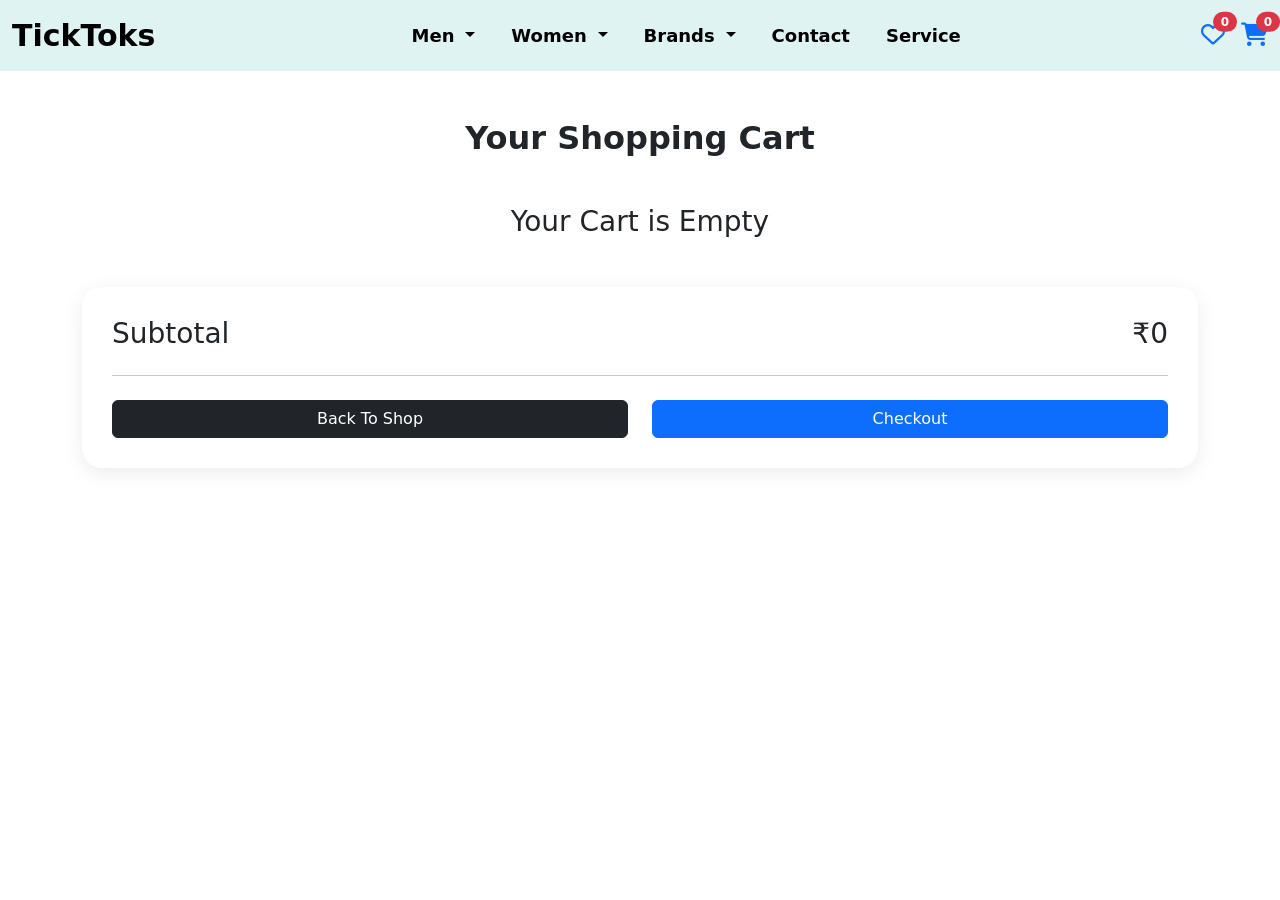
<file: cart.html>
<!DOCTYPE html>
<html lang="en">

<head>
    <meta charset="UTF-8">
    <meta name="viewport" content="width=device-width, initial-scale=1.0">
    <title>Cart</title>
    <link rel="stylesheet" href="Asset/css/cart.css">
    <link href="https://cdn.jsdelivr.net/npm/bootstrap@5.3.0/dist/css/bootstrap.min.css" rel="stylesheet">
    <link rel="stylesheet" href="https://cdnjs.cloudflare.com/ajax/libs/font-awesome/6.5.0/css/all.min.css">
    <link rel="stylesheet" href="Asset/css/style.css">
    <link rel="stylesheet" href="">
</head>

<body>

    <nav class="navbar navbar-expand-lg navbar-light sticky-top" style="background-color: rgb(223, 243, 243);">
        <div class="container-fluid">
            <!-- Logo -->
            <a class="navbar-brand fw-bold" href="index.html">TickToks</a>

            <!-- Toggler -->
            <button class="navbar-toggler" type="button" data-bs-toggle="collapse" data-bs-target="#mainNav"
                aria-controls="mainNav" aria-expanded="false" aria-label="Toggle navigation">
                <span class="navbar-toggler-icon"></span>
            </button>

            <!-- Navbar links -->
            <div class="collapse navbar-collapse" id="mainNav">
                <ul class="navbar-nav mx-auto">

                    <!-- Men -->
                    <li class="nav-item dropdown">
                        <a class="nav-link dropdown-toggle nav-sale" href="men.html" id="saleDropdown" role="button"
                            data-bs-toggle="dropdown" aria-expanded="false">
                            Men
                        </a>
                        <ul class="dropdown-menu" aria-labelledby="saleDropdown">
                            <li><a class="dropdown-item" href="men.html">Philipp Plein</a></li>
                            <li><a class="dropdown-item" href="men.html">Adidas</a></li>
                            <li><a class="dropdown-item" href="men.html">Timex</a></li>
                            <li><a class="dropdown-item" href="men.html">Guess </a></li>
                            <li><a class="dropdown-item" href="men.html">Gc</a></li>
                            <li><a class="dropdown-item" href="men.html">Untld</a></li>
                            <li><a class="dropdown-item" href="men.html">Versace</a></li>
                            <li><a class="dropdown-item" href="men.html">Nautica</a></li>

                        </ul>
                    </li>
                    <!-- women  -->
                    <li class="nav-item dropdown">
                        <a class="nav-link dropdown-toggle nav-sale" href="#" id="saleDropdown" role="button"
                            data-bs-toggle="dropdown" aria-expanded="false">
                            Women
                        </a>
                        <ul class="dropdown-menu" aria-labelledby="saleDropdown">
                            <li><a class="dropdown-item" href="women.html">Cartier</a></li>
                            <li><a class="dropdown-item" href="women.html">Rolex</a></li>
                            <li><a class="dropdown-item" href="women.html">Chanel</a></li>
                            <li><a class="dropdown-item" href="women.html">Titan </a></li>
                            <li><a class="dropdown-item" href="women.html">Fastrack</a></li>
                            <li><a class="dropdown-item" href="women.html">Fossil</a></li>

                        </ul>
                    </li>

                    <!-- BRANDS -->
                    <li class="nav-item dropdown">
                        <a class="nav-link dropdown-toggle" href="#" id="brandsDropdown" role="button"
                            data-bs-toggle="dropdown" aria-expanded="false">
                            Brands
                        </a>
                        <ul class="dropdown-menu" aria-labelledby="brandsDropdown">
                            <li><a class="dropdown-item" href="#">Timex</a></li>
                            <li><a class="dropdown-item" href="#">Fastrack</a></li>
                            <li><a class="dropdown-item" href="#">Titan</a></li>
                            <li><a class="dropdown-item" href="#">Casio</a></li>
                        </ul>
                    </li>

                    <!-- Other links -->
                    <li class="nav-item"><a class="nav-link" href="contact.html"> Contact </a></li>
                    <li class="nav-item"><a class="nav-link" href="service.html"> Service</a></li>

                </ul>

                <!-- Right side icons -->
                <div class="d-flex align-items-center">
                    

                    <a href="wishlist.html" class="position-relative me-3">

                        <i class="fa-regular fa-heart fs-4"></i>

                        <span id="wishlist-count"
                            class="position-absolute top-0 start-100 translate-middle badge rounded-pill bg-danger">

                            0

                        </span>

                    </a>

                    <a href="cart.html" class="position-relative">

                        <i class="fa-solid fa-cart-shopping fs-4"></i>

                        <span id="cart-count"
                            class="position-absolute top-0 start-100 translate-middle badge rounded-pill bg-danger">

                            0

                        </span>

                    </a>
                </div>
            </div>
        </div>
    </nav>

    <div class="container py-5">

        <h2 class="text-center fw-bold mb-5">
            Your Shopping Cart
        </h2>

        <div id="cartItems"></div>

        <div class="cart-summary mt-5">

            <div class="d-flex justify-content-between">
                <h3>Subtotal</h3>
                <h3 id="totalPrice">₹0</h3>
            </div>

            <hr>

            <div class="row mt-4">

                <div class="col-md-6">
                    <a href="index.html" class="btn btn-dark w-100">
                        Back To Shop
                    </a>
                </div>

                <div class="col-md-6">
                    <button class="btn btn-primary w-100">
                        Checkout
                    </button>
                </div>

            </div>

        </div>

    </div>
    <script src="Asset/js/wishlist.js"></script>
    <script src="Asset/js/common.js"></script>
    <script src="Asset/js/showcart.js"></script>
    <script src="https://cdn.jsdelivr.net/npm/bootstrap@5.3.0/dist/js/bootstrap.bundle.min.js"></script>


</body>

</html>
</file>
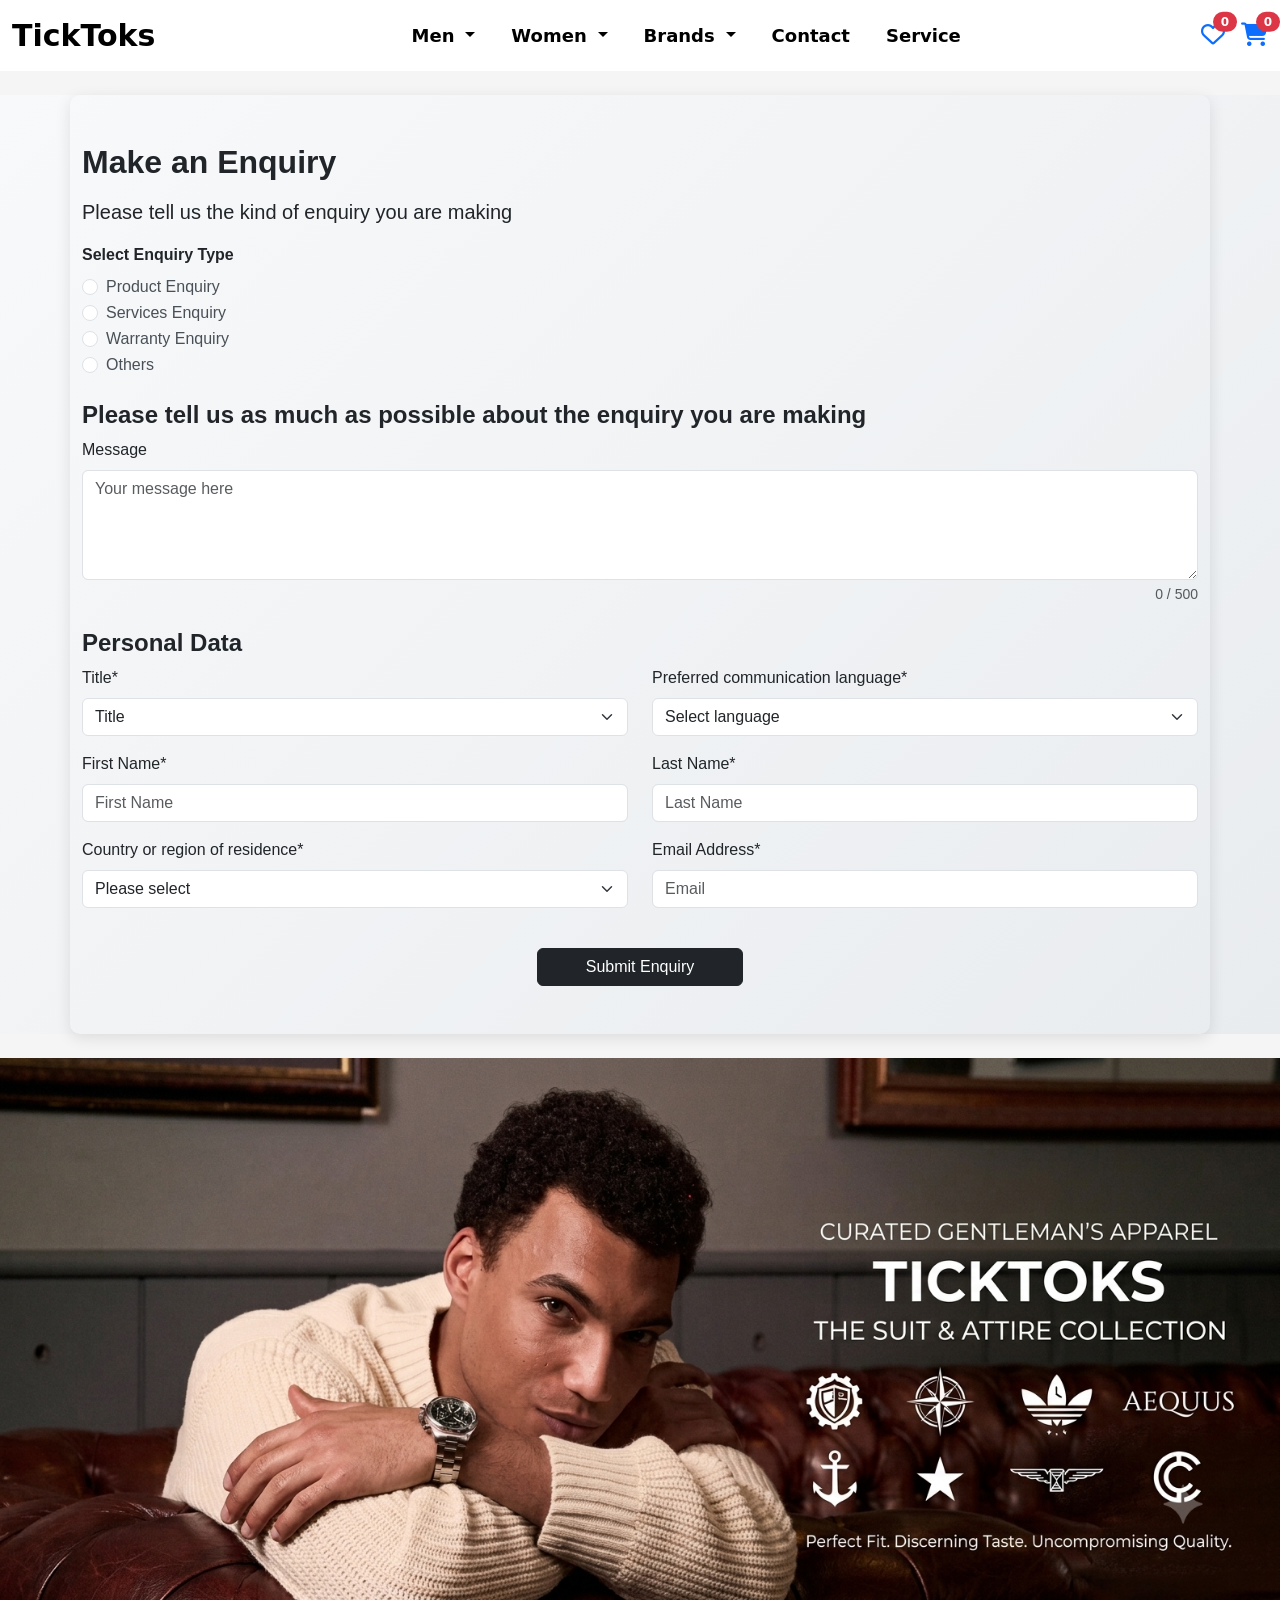
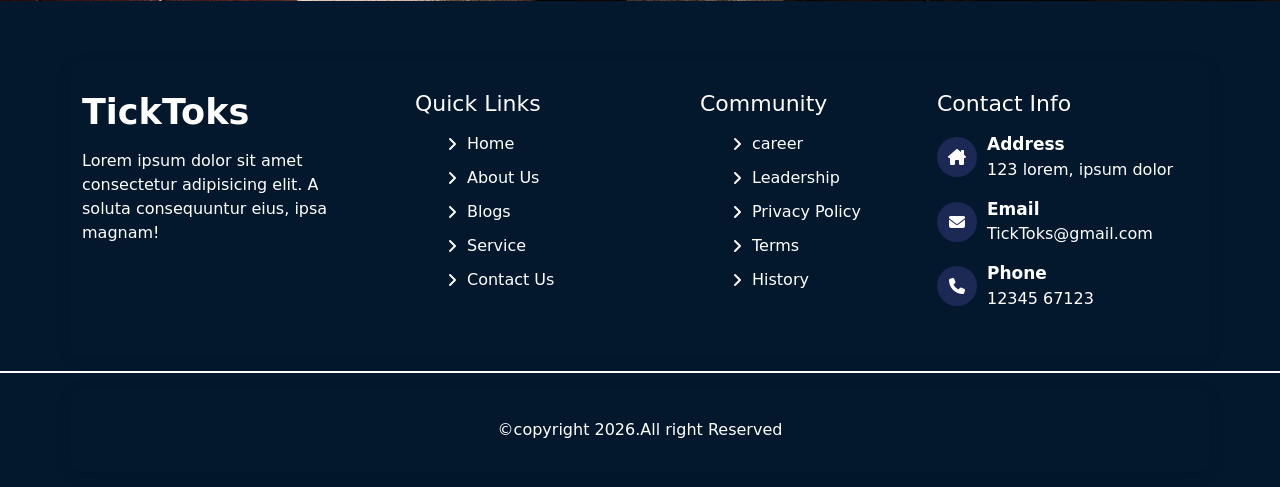
<file: contact.html>
<!DOCTYPE html>
<html lang="en">

<head>
  <meta charset="UTF-8">
  <meta name="viewport" content="width=device-width, initial-scale=1.0">
  <title>Contact</title>
  <link rel="stylesheet" href="Asset/css/contact.css">
  <link href="https://cdn.jsdelivr.net/npm/bootstrap@5.3.0/dist/css/bootstrap.min.css" rel="stylesheet">
  <link rel="stylesheet" href="./Asset/css/style.css">
  <link rel="stylesheet" href="Asset/css/whishlist.css">
  <link rel="stylesheet" href="https://cdnjs.cloudflare.com/ajax/libs/font-awesome/6.5.0/css/all.min.css">

</head>

<body>
  <header class="sticky-top">
    <nav class="navbar navbar-expand-lg navbar-light bg-body ">
      <div class="container-fluid">
        <!-- Logo -->
        <a class="navbar-brand fw-bold" href="index.html">TickToks</a>

        <!-- Toggler -->
        <button class="navbar-toggler" type="button" data-bs-toggle="collapse" data-bs-target="#mainNav"
          aria-controls="mainNav" aria-expanded="false" aria-label="Toggle navigation">
          <span class="navbar-toggler-icon"></span>
        </button>

        <!-- Navbar links -->
        <div class="collapse navbar-collapse" id="mainNav">
          <ul class="navbar-nav mx-auto">

            <!-- Men -->
            <li class="nav-item dropdown">
              <a class="nav-link dropdown-toggle nav-sale" href="men.html" id="saleDropdown" role="button"
                data-bs-toggle="dropdown" aria-expanded="false">
                Men
              </a>
              <ul class="dropdown-menu" aria-labelledby="saleDropdown">
                <li><a class="dropdown-item" href="men.html">Philipp Plein</a></li>
                <li><a class="dropdown-item" href="men.html">Adidas</a></li>
                <li><a class="dropdown-item" href="men.html">Timex</a></li>
                <li><a class="dropdown-item" href="men.html">Guess </a></li>
                <li><a class="dropdown-item" href="men.html">Gc</a></li>
                <li><a class="dropdown-item" href="men.html">Untld</a></li>
                <li><a class="dropdown-item" href="men.html">Versace</a></li>
                <li><a class="dropdown-item" href="men.html">Nautica</a></li>
              </ul>
            </li>
            <!-- women  -->
            <li class="nav-item dropdown">
              <a class="nav-link dropdown-toggle nav-sale" href="#" id="saleDropdown" role="button"
                data-bs-toggle="dropdown" aria-expanded="false">
                Women
              </a>
              <ul class="dropdown-menu" aria-labelledby="saleDropdown">
                <li><a class="dropdown-item" href="women.html">Cartier</a></li>
                <li><a class="dropdown-item" href="women.html">Rolex</a></li>
                <li><a class="dropdown-item" href="women.html">Chanel</a></li>
                <li><a class="dropdown-item" href="women.html">Titan </a></li>
                <li><a class="dropdown-item" href="women.html">Fastrack</a></li>
                <li><a class="dropdown-item" href="women.html">Fossil</a></li>

              </ul>
            </li>
            <!-- BRANDS -->
            <li class="nav-item dropdown">
              <a class="nav-link dropdown-toggle" href="#" id="brandsDropdown" role="button" data-bs-toggle="dropdown"
                aria-expanded="false">
                Brands
              </a>
              <ul class="dropdown-menu" aria-labelledby="brandsDropdown">
                <li><a class="dropdown-item" href="#">Timex</a></li>
                <li><a class="dropdown-item" href="#">Fastrack</a></li>
                <li><a class="dropdown-item" href="#">Titan</a></li>
                <li><a class="dropdown-item" href="#">Casio</a></li>
              </ul>
            </li>

            <!-- Other links -->

            <li class="nav-item"><a class="nav-link" href="contact.html"> Contact </a></li>
            <li class="nav-item"><a class="nav-link" href="service.html"> Service</a></li>

          </ul>

          <!-- Right side icons -->
          <div class="d-flex align-items-center">


            <a href="wishlist.html" class="position-relative me-3">

              <i class="fa-regular fa-heart fs-4"></i>

              <span id="wishlist-count"
                class="position-absolute top-0 start-100 translate-middle badge rounded-pill bg-danger">

                0

              </span>

            </a>

            <a href="cart.html" class="position-relative">

              <i class="fa-solid fa-cart-shopping fs-4"></i>

              <span id="cart-count"
                class="position-absolute top-0 start-100 translate-middle badge rounded-pill bg-danger">

                0

              </span>

            </a>
          </div>
        </div>
      </div>
    </nav>
  </header>


  <section class="sec-body ">
    <div class="container py-5  mt-4">
      <h2 class="fw-bold mb-3">Make an Enquiry</h2>
      <p class="lead">Please tell us the kind of enquiry you are making</p>

   

      <!-- Enquiry Form -->
      <form id="enquiryForm">

        <!-- Enquiry Type -->
        <div class="mb-4">

          <label class="form-label fw-semibold">
            Select Enquiry Type
          </label>

          <div class="form-check">
            <input class="form-check-input" type="radio" name="enquiryType" value="Product Enquiry" required>

            <label class="form-check-label">
              Product Enquiry
            </label>
          </div>

          <div class="form-check">
            <input class="form-check-input" type="radio" name="enquiryType" value="Services Enquiry">

            <label class="form-check-label">
              Services Enquiry
            </label>
          </div>

          <div class="form-check">
            <input class="form-check-input" type="radio" name="enquiryType" value="Warranty Enquiry">

            <label class="form-check-label">
              Warranty Enquiry
            </label>
          </div>

          <div class="form-check mb-3">
            <input class="form-check-input" type="radio" name="enquiryType" value="Others">

            <label class="form-check-label">
              Others
            </label>
          </div>

        </div>


        <!-- Message Section -->

        <h4 class="fw-bold mt-4">
          Please tell us as much as possible about the enquiry you are making
        </h4>


        <div class="mb-3">

          <label class="form-label">
            Message
          </label>

          <textarea class="form-control" id="message" rows="4" maxlength="500" placeholder="Your message here"
            required></textarea>

          <div id="messageCount" class="form-text text-end">
            0 / 500
          </div>

        </div>


        <!-- Personal Data -->

        <h4 class="fw-bold mt-4">
          Personal Data
        </h4>


        <div class="row">

          <!-- Title -->

          <div class="col-md-6 mb-3">

            <label class="form-label">
              Title*
            </label>

            <select class="form-select" id="title" required>

              <option value="" selected disabled>
                Title
              </option>

              <option value="Mr">Mr</option>
              <option value="Ms">Ms</option>
              <option value="Mrs">Mrs</option>
              <option value="Dr">Dr</option>

            </select>

          </div>


          <!-- Language -->

          <div class="col-md-6 mb-3">

            <label class="form-label">
              Preferred communication language*
            </label>

            <select class="form-select" id="language" required>

              <option value="" selected disabled>
                Select language
              </option>

              <option value="English">
                English
              </option>

              <option value="Malayalam">
                Malayalam
              </option>

              <option value="Hindi">
                Hindi
              </option>

            </select>

          </div>


          <!-- First Name -->

          <div class="col-md-6 mb-3">

            <label class="form-label">
              First Name*
            </label>

            <input type="text" class="form-control" id="firstname" placeholder="First Name" required>

          </div>


          <!-- Last Name -->

          <div class="col-md-6 mb-3">

            <label class="form-label">
              Last Name*
            </label>

            <input type="text" class="form-control" id="lastname" placeholder="Last Name" required>

          </div>


          <!-- Country -->

          <div class="col-md-6 mb-3">

            <label class="form-label">
              Country or region of residence*
            </label>

            <select class="form-select" id="country" required>

              <option value="" selected disabled>
                Please select
              </option>

              <option value="India">
                India
              </option>

              <option value="USA">
                USA
              </option>

              <option value="UK">
                UK
              </option>

              <option value="Canada">
                Canada
              </option>

            </select>

          </div>


          <!-- Email -->

          <div class="col-md-6 mb-3">

            <label class="form-label">
              Email Address*
            </label>

            <input type="email" class="form-control" id="email" placeholder="Email" required>

          </div>

        </div>


        <!-- Submit -->

        <div class="text-center mt-4">

          <button type="submit" class="btn btn-dark px-5">

            Submit Enquiry

          </button>

        </div>

      </form>

    </div>
  </section>

  <!-- banner  -->
  <section class="hero-section  mt-4">
    <img src="./Asset/img/menban.png" alt="Watch Service Banner" class="img-fluid">
  </section>


  <!-- footer  -->

  <footer class="footer ">
    <div class="container">
      <div class="row">
        <div class="col-md-3">
          <div class="footer-box">
            <h1>TickToks</h1>
            <p class="mt-3">Lorem ipsum dolor sit amet consectetur adipisicing elit. A soluta
              consequuntur eius, ipsa magnam!</p>
          </div>
        </div>

        <div class="col-md-3">
          <div class="footer-link ps-5">
            <h4>Quick Links</h4>
            <ul>
              <li><a href=""><i class="fa-solid fa-angle-right"></i>Home</a></li>
              <li><a href=""><i class="fa-solid fa-angle-right"></i>About Us</a></li>
              <li><a href=""><i class="fa-solid fa-angle-right"></i>Blogs</a></li>
              <li><a href=""><i class="fa-solid fa-angle-right"></i>Service</a></li>
              <li><a href=""><i class="fa-solid fa-angle-right"></i>Contact Us</a></li>

            </ul>
          </div>
        </div>

        <div class="col-md-3">
          <div class="footer-link ps-5">
            <h4>Community</h4>
            <ul>
              <li><a href=""><i class="fa-solid fa-angle-right"></i>career</a></li>
              <li><a href=""><i class="fa-solid fa-angle-right"></i>Leadership</a></li>
              <li><a href=""><i class="fa-solid fa-angle-right"></i>Privacy Policy</a></li>
              <li><a href=""><i class="fa-solid fa-angle-right"></i>Terms</a></li>
              <li><a href=""><i class="fa-solid fa-angle-right"></i>History</a></li>

            </ul>
          </div>
        </div>

        <div class="col-md-3">
          <div class="footer-link">
            <h4>Contact Info</h4>
          </div>

          <div class="cont-flex">
            <i class="fa-solid fa-house-chimney"></i>
            <div class="">
              <span>Address</span>
              <a href="">123 lorem, ipsum dolor</a>
            </div>
          </div>

          <div class="cont-flex">
            <i class="fa-solid fa-envelope"></i>
            <div class="">
              <span>Email</span>
              <a href="">TickToks@gmail.com</a>
            </div>
          </div>

          <div class="cont-flex">
            <i class="fa-solid fa-phone"></i>
            <div class="">
              <span>Phone</span>
              <a href="">12345 67123</a>
            </div>
          </div>


        </div>

      </div>
    </div>

    <div class="copyright">
      <div class="container">
        <a href="">©copyright 2026.All right Reserved</a>
      </div>
    </div>
  </footer>




  <script src="https://cdn.jsdelivr.net/npm/bootstrap@5.3.0/dist/js/bootstrap.bundle.min.js"></script>

  <script src="Asset/js/email.js"></script>
  <script src="Asset/js/common.js"></script>
  <script src="Asset/js/wishlist.js"></script>

</body>

</html>
</file>
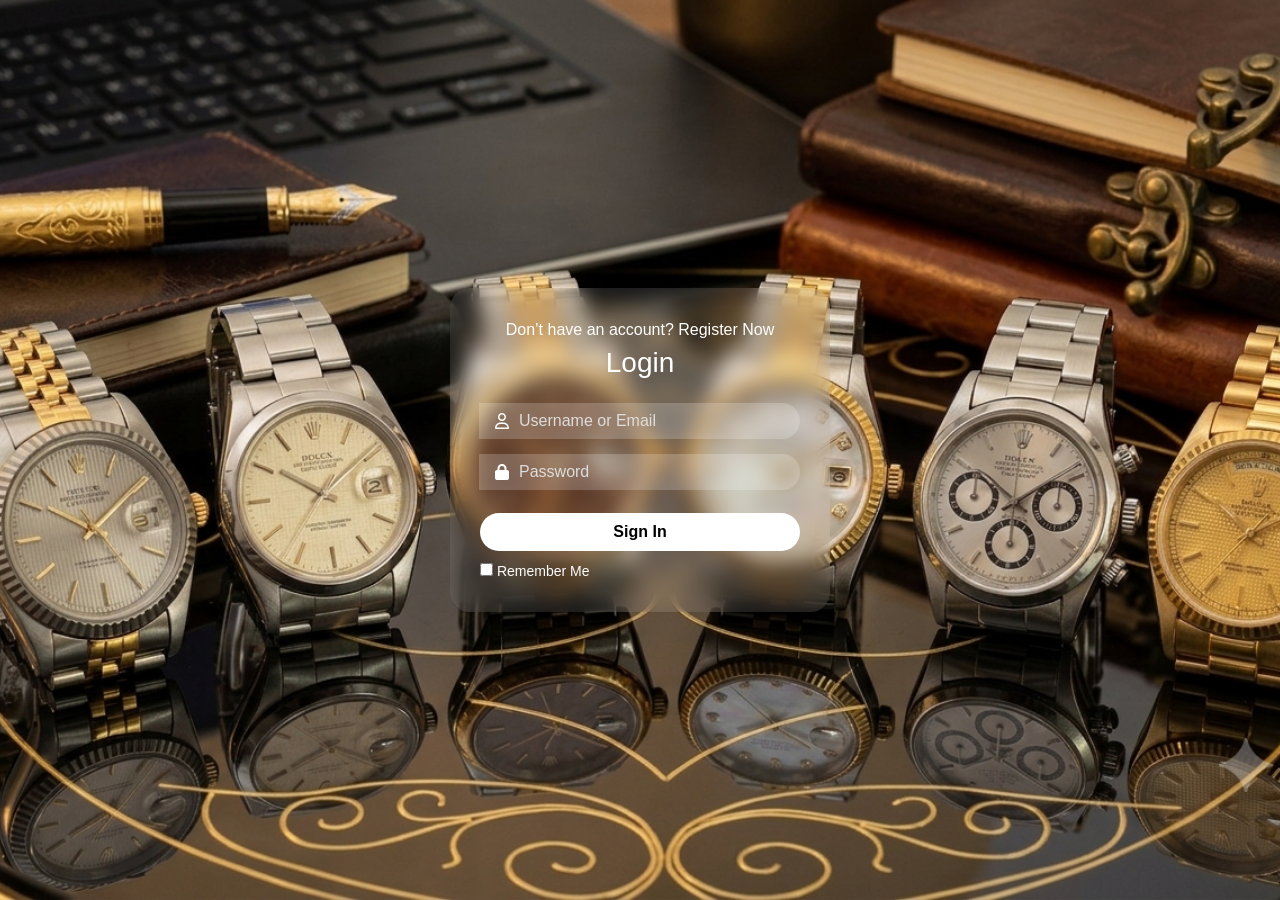
<file: login.html>
<!DOCTYPE html>
<html lang="en">

<head>
  <meta charset="UTF-8">
  <meta name="viewport" content="width=device-width, initial-scale=1.0">
  <title>Login</title>
  <link href="https://cdn.jsdelivr.net/npm/bootstrap@5.3.0/dist/css/bootstrap.min.css" rel="stylesheet">
  <link rel="stylesheet" href="https://cdnjs.cloudflare.com/ajax/libs/font-awesome/6.5.0/css/all.min.css">
  <link rel="stylesheet" href="./Asset/css/login.css">
</head>

<body>
  <div class="log-in">
    <div class="login-card">
      <p class="mb-1">Don’t have an account? <a href="Register.html">Register Now</a></p>
      <h3 class="mb-4">Login</h3>

      <form id="loginForm">
        <div class="input-group">
          <i class="fa-regular fa-user input-icon"></i>
          <input type="text" class="form-control" id="username" placeholder="Username or Email" required>
        </div>

        <div class="input-group">
          <i class="fa-solid fa-lock input-icon"></i>
          <input type="password" class="form-control" id="password" placeholder="Password" required>
        </div>

        <button type="submit" class="btn btn-login w-100 mt-2">Sign In</button>

        <div class="bottom-links">
          <div>
            <input type="checkbox" id="remember"> <label for="remember">Remember Me</label>
          </div>
        </div>
      </form>
    </div>
  </div>

  <script src="https://cdn.jsdelivr.net/npm/bootstrap@5.3.0/dist/js/bootstrap.bundle.min.js"></script>
  <script>

document.getElementById("loginForm").addEventListener("submit", function (e) {

    e.preventDefault();

    const username = document.getElementById("username").value.trim();
    const password = document.getElementById("password").value;

    // Required validation
    if (username === "") {
        alert("Username or Email is required");
        return;
    }

    if (password === "") {
        alert("Password is required");
        return;
    }

    // Get registered users
    let users = JSON.parse(localStorage.getItem("users")) || [];

    // Find user
    const user = users.find(item =>
        (item.email === username || item.firstname === username) &&
        item.password === password
    );

    if (user) {

        // Login status
        localStorage.setItem("isLoggedIn", "true");

        // Save current user's details
        localStorage.setItem(
            "username",
            user.firstname + " " + user.lastname
        );

        localStorage.setItem(
            "email",
            user.email
        );

        alert("Login Successful! 🎉");

        // Go to home page
        window.location.href = "index.html";

    } else {

        alert("Invalid username/email or password");

    }

});

  </script>
</body>

</html>
</file>
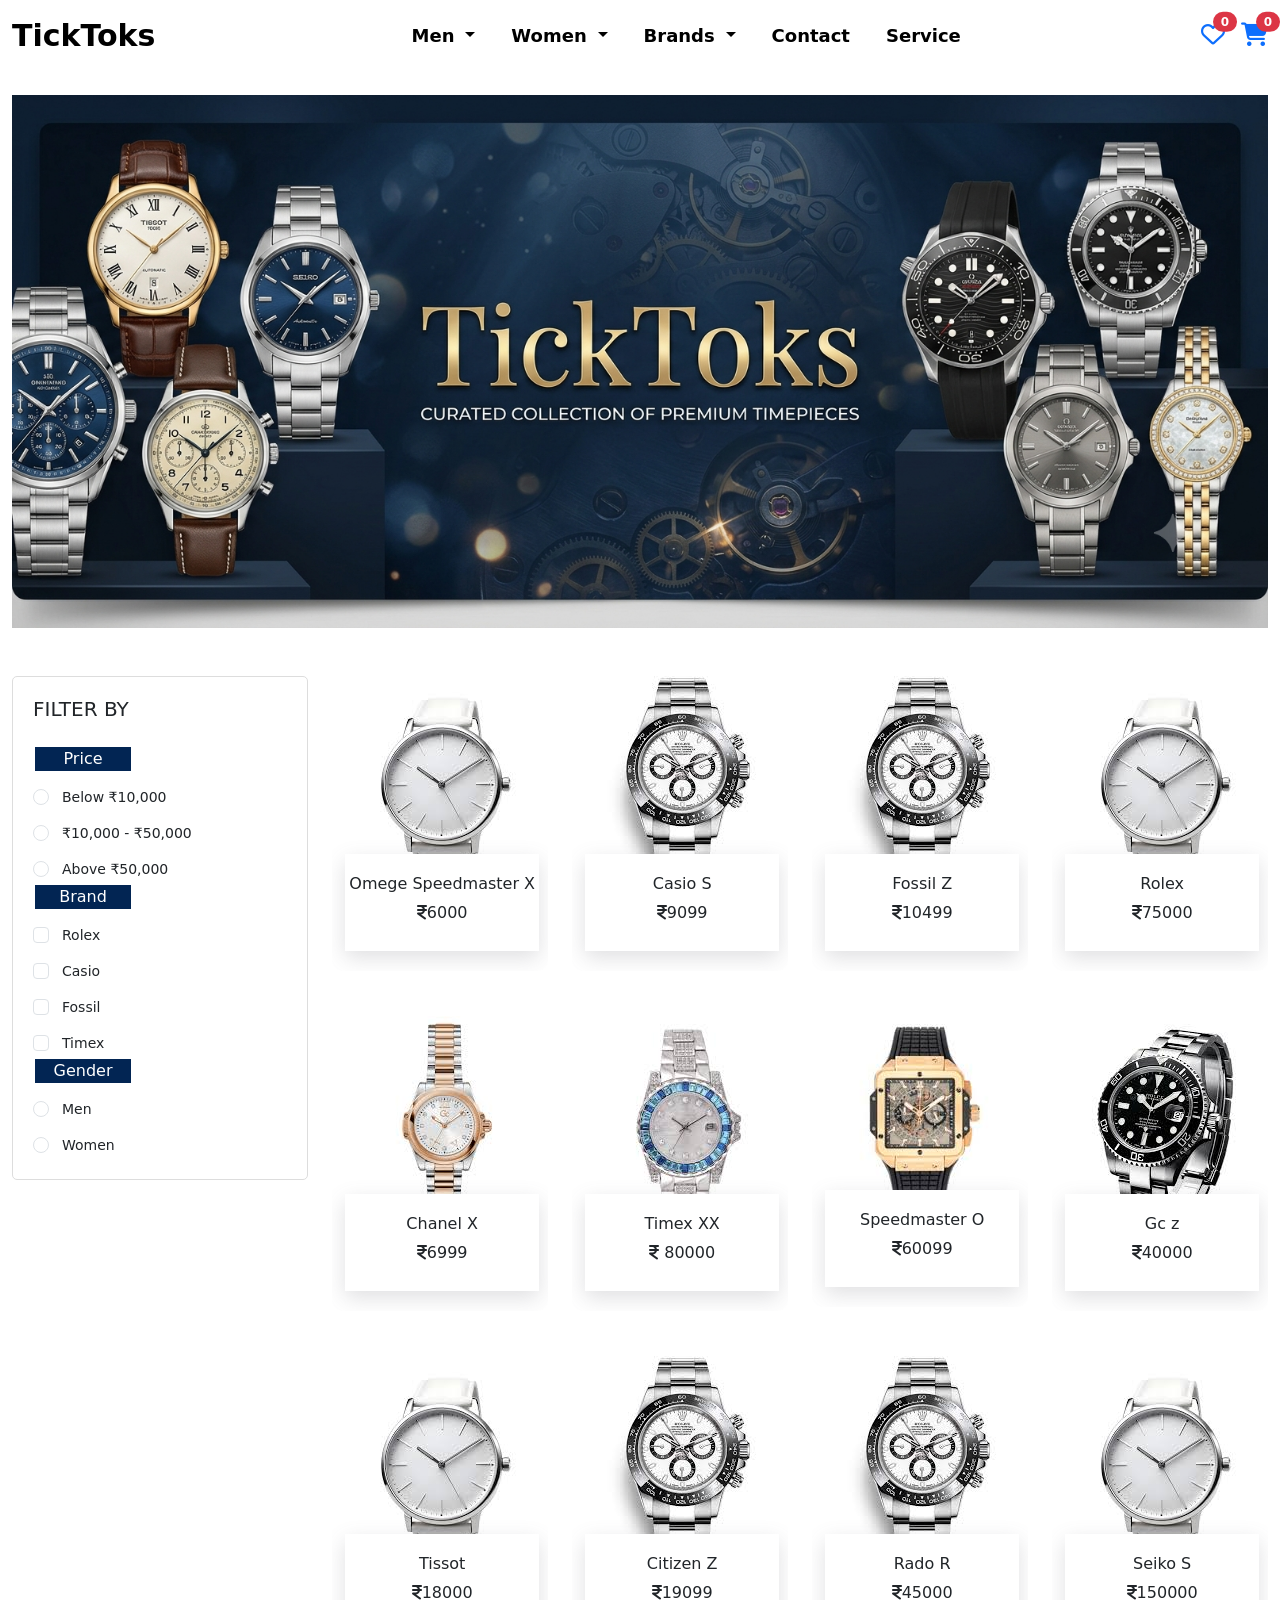
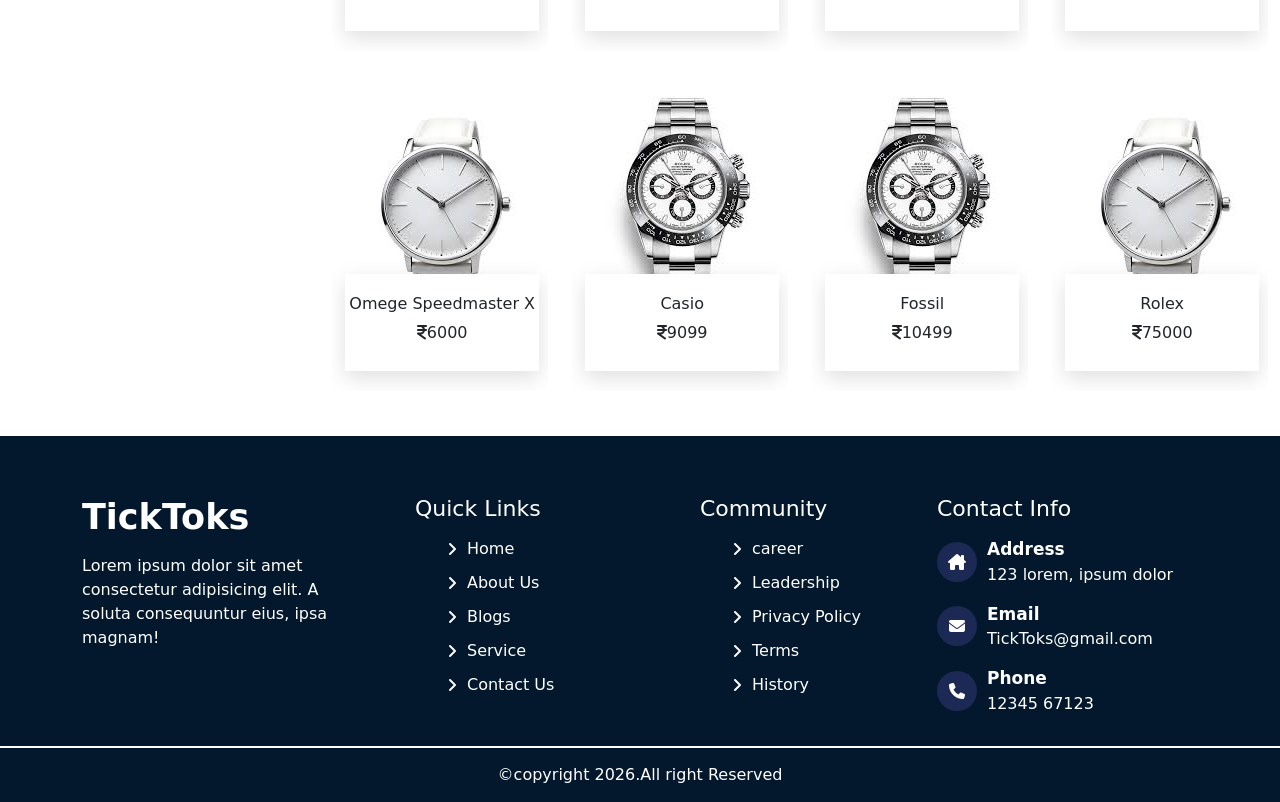
<file: men.html>
<!DOCTYPE html>
<html lang="en">

<head>
    <meta charset="UTF-8">
    <meta name="viewport" content="width=device-width, initial-scale=1.0">
    <title>Men</title>
    <link rel="stylesheet" href="https://cdnjs.cloudflare.com/ajax/libs/font-awesome/6.5.0/css/all.min.css">
    <link href="https://cdn.jsdelivr.net/npm/bootstrap@5.3.0/dist/css/bootstrap.min.css" rel="stylesheet">
    <link rel="stylesheet" href="./Asset/css/style.css">
    <link rel="stylesheet" href="Asset/css/filter.css">
    <link rel="stylesheet" href="Asset/css/whishlist.css">
    <style>
        .ban:hover img {
            transform: scale(1.1);
        }
    </style>
</head>

<body style="background-color: #fff;">
    <header class="sticky-top">
        <nav class="navbar navbar-expand-lg navbar-light  bg-body">
            <div class="container-fluid">
                <!-- Logo -->
                <a class="navbar-brand fw-bold" href="index.html">TickToks</a>

                <!-- Toggler -->
                <button class="navbar-toggler" type="button" data-bs-toggle="collapse" data-bs-target="#mainNav"
                    aria-controls="mainNav" aria-expanded="false" aria-label="Toggle navigation">
                    <span class="navbar-toggler-icon"></span>
                </button>

                <!-- Navbar links -->
                <div class="collapse navbar-collapse" id="mainNav">
                    <ul class="navbar-nav mx-auto">

                        <!-- Men -->
                        <li class="nav-item dropdown">
                            <a class="nav-link dropdown-toggle nav-sale" href="men.html" id="saleDropdown" role="button"
                                data-bs-toggle="dropdown" aria-expanded="false">
                                Men
                            </a>
                            <ul class="dropdown-menu" aria-labelledby="saleDropdown">
                                <li><a class="dropdown-item" href="men.html">Philipp Plein</a></li>
                                <li><a class="dropdown-item" href="men.html">Adidas</a></li>
                                <li><a class="dropdown-item" href="men.html">Timex</a></li>
                                <li><a class="dropdown-item" href="men.html">Guess </a></li>
                                <li><a class="dropdown-item" href="men.html">Gc</a></li>
                                <li><a class="dropdown-item" href="men.html">Untld</a></li>
                                <li><a class="dropdown-item" href="men.html">Versace</a></li>
                                <li><a class="dropdown-item" href="men.html">Nautica</a></li>

                            </ul>
                        </li>
                        <!-- women  -->
                        <li class="nav-item dropdown">
                            <a class="nav-link dropdown-toggle nav-sale" href="#" id="saleDropdown" role="button"
                                data-bs-toggle="dropdown" aria-expanded="false">
                                Women
                            </a>
                            <ul class="dropdown-menu" aria-labelledby="saleDropdown">
                                <li><a class="dropdown-item" href="women.html">Cartier</a></li>
                                <li><a class="dropdown-item" href="women.html">Rolex</a></li>
                                <li><a class="dropdown-item" href="women.html">Chanel</a></li>
                                <li><a class="dropdown-item" href="women.html">Titan </a></li>
                                <li><a class="dropdown-item" href="women.html">Fastrack</a></li>
                                <li><a class="dropdown-item" href="women.html">Fossil</a></li>

                            </ul>
                        </li>

                        <!-- BRANDS -->
                        <li class="nav-item dropdown">
                            <a class="nav-link dropdown-toggle" href="#" id="brandsDropdown" role="button"
                                data-bs-toggle="dropdown" aria-expanded="false">
                                Brands
                            </a>
                            <ul class="dropdown-menu" aria-labelledby="brandsDropdown">
                                <li><a class="dropdown-item" href="#">Timex</a></li>
                                <li><a class="dropdown-item" href="#">Fastrack</a></li>
                                <li><a class="dropdown-item" href="#">Titan</a></li>
                                <li><a class="dropdown-item" href="#">Casio</a></li>
                            </ul>
                        </li>

                        <!-- Other links -->
                        <li class="nav-item"><a class="nav-link" href="contact.html"> Contact </a></li>
                        <li class="nav-item"><a class="nav-link" href="service.html"> Service</a></li>

                    </ul>

                    <!-- Right side icons -->
                    <div class="d-flex align-items-center">



                        <a href="wishlist.html" class="position-relative me-3">

                            <i class="fa-regular fa-heart fs-4"></i>

                            <span id="wishlist-count"
                                class="position-absolute top-0 start-100 translate-middle badge rounded-pill bg-danger">

                                0

                            </span>

                        </a>

                        <a href="cart.html" class="position-relative">

                            <i class="fa-solid fa-cart-shopping fs-4"></i>

                            <span id="cart-count"
                                class="position-absolute top-0 start-100 translate-middle badge rounded-pill bg-danger">

                                0

                            </span>

                        </a>
                    </div>
                </div>
            </div>
        </nav>
    </header>
    <!-- banner  -->
    <section class=" hero-section container-fluid mt-4">
        <img src="./Asset/img/ban-5.png" alt="Watch Service Banner" class="img-fluid">
    </section>

    <!-- Product  -->
    <div class="container-fluid mt-5">

        <div class="row">

            <!-- Sidebar -->
            <div class="col-lg-3">

                <div class="filter-box">

                    <h5 class="mb-4">FILTER BY</h5>

                    <!-- Price -->
                    <div class="filter-item">

                        <button class="filter-btn" data-bs-toggle="collapse" data-bs-target="#price">

                            Price

                        </button>

                        <div class="collapse show" id="price">

                            <div class="form-check">
                                <input class="form-check-input price-filter" type="radio" value="10000" name="price">
                                <label>Below ₹10,000</label>
                            </div>

                            <div class="form-check">
                                <input class="form-check-input price-filter" type="radio" value="50000" name="price">
                                <label>₹10,000 - ₹50,000</label>
                            </div>

                            <div class="form-check">
                                <input class="form-check-input price-filter" type="radio" value="50001" name="price">
                                <label>Above ₹50,000</label>
                            </div>

                        </div>

                    </div>

                    <!-- Brand -->

                    <div class="filter-item">

                        <button class="filter-btn" data-bs-toggle="collapse" data-bs-target="#brand">

                            Brand

                        </button>

                        <div class="collapse show" id="brand">

                            <div class="form-check">
                                <input class="form-check-input brand-filter" value="Rolex" type="checkbox">
                                <label>Rolex</label>
                            </div>

                            <div class="form-check">
                                <input class="form-check-input brand-filter" value="Casio" type="checkbox">
                                <label>Casio</label>
                            </div>

                            <div class="form-check">
                                <input class="form-check-input brand-filter" value="Fossil" type="checkbox">
                                <label>Fossil</label>
                            </div>

                            <div class="form-check">
                                <input class="form-check-input brand-filter" value="Timex" type="checkbox">
                                <label>Timex</label>
                            </div>

                        </div>

                    </div>

                    <!-- Gender  -->
                    <div class="filter-item">

                        <button class="filter-btn" data-bs-toggle="collapse" data-bs-target="#gender">

                            Gender

                        </button>

                        <div class="collapse show" id="gender">

                            <div class="form-check">
                                <input class="form-check-input gender-filter" type="radio" id="menRadio" value="men"
                                    name="gender">
                                <label>Men</label>
                            </div>

                            <div class="form-check">
                                <input class="form-check-input gender-filter" type="radio" id="womenRadio" value="women"
                                    name="gender">
                                <label>Women</label>
                            </div>



                        </div>

                    </div>

                </div>

            </div>

            <!-- Products -->

            <div class="col-lg-9">

                <div class="row">




                    <div class="col-12 col-md-6 col-lg-3 product" data-brand="Omega" data-price="6000"
                        data-gender="men">
                        <div class="product-box">
                            <div class="pr-img text-center"><img src="Asset/img/productwatch3.png" alt=""></div>
                            <div class="pr-icon">
                                <ul>
                                    <li><a href="heart.html"><i class="fa-regular fa-heart"></i></a></li>
                                    <li>
                                        <a href="#" class="add-cart" data-name="Omege Speedmaster X" data-price="6000"
                                            data-image="Asset/img/productwatch3.png">
                                            <i class="fa-solid fa-cart-shopping"></i>
                                        </a>
                                    </li>

                                </ul>
                            </div>
                            <div class="pr-txt">
                                <h3>Omege Speedmaster X </h3>
                                <p><i class="fa-solid fa-indian-rupee-sign"></i>6000</p>

                            </div>
                        </div>
                    </div>

                    <div class="col-12 col-md-6 col-lg-3 product" data-brand="Casio" data-price="9099"
                        data-gender="men">
                        <div class="product-box">
                            <div class="pr-img text-center"><img src="Asset/img/productwatch4.png" alt=""></div>
                            <div class="pr-icon">
                                <ul>
                                    <li><a href="heart.html"><i class="fa-regular fa-heart"></i></a></li>
                                    <li>
                                        <a href="#" class="add-cart" data-name="Casio X " data-price="9099"
                                            data-image="Asset/img/productwatch4.png">
                                            <i class="fa-solid fa-cart-shopping"></i>
                                        </a>
                                    </li>
                                </ul>
                            </div>
                            <div class="pr-txt">
                                <h3>Casio S </h3>
                                <p><i class="fa-solid fa-indian-rupee-sign"></i>9099</p>

                            </div>
                        </div>
                    </div>

                    <div class="col-12 col-md-6 col-lg-3 product" data-brand="Fossil" data-price="10499"
                        data-gender="men">
                        <div class="product-box">
                            <div class="pr-img text-center"><img src="Asset/img/productwatch4.png" alt=""></div>
                            <div class="pr-icon">
                                <ul>
                                    <li><a href="heart.html"><i class="fa-regular fa-heart"></i></a></li>
                                    <li>
                                        <a href="#" class="add-cart" data-name="Fossil Z " data-price="10499"
                                            data-image="Asset/img/productwatch4.png">
                                            <i class="fa-solid fa-cart-shopping"></i>
                                        </a>
                                    </li>
                                </ul>
                            </div>
                            <div class="pr-txt">
                                <h3>Fossil Z </h3>
                                <p><i class="fa-solid fa-indian-rupee-sign"></i>10499</p>

                            </div>
                        </div>
                    </div>

                    <div class="col-12 col-md-6 col-lg-3 product" data-brand="Rolex" data-price="75000"
                        data-gender="men">
                        <div class="product-box">
                            <div class="pr-img text-center"><img src="Asset/img/productwatch3.png" alt=""></div>
                            <div class="pr-icon">
                                <ul>
                                    <li><a href="heart.html"><i class="fa-regular fa-heart"></i></a></li>
                                    <li>
                                        <a href="#" class="add-cart" data-name="Rolex" data-price="75000"
                                            data-image="Asset/img/productwatch3.png">
                                            <i class="fa-solid fa-cart-shopping"></i>
                                        </a>
                                    </li>
                                </ul>
                            </div>
                            <div class="pr-txt">
                                <h3>Rolex</h3>
                                <p><i class="fa-solid fa-indian-rupee-sign"></i>75000</p>

                            </div>
                        </div>
                    </div>

                    <div class="col-12 col-md-6 col-lg-3 product" data-brand="Chanel" data-price="69999"
                        data-gender="men">
                        <div class="product-box">
                            <div class="pr-img text-center"><img src="Asset/img/pro5.png" alt=""></div>
                            <div class="pr-icon">
                                <ul>
                                    <li><a href="heart.html"><i class="fa-regular fa-heart"></i></a></li>
                                    <li>
                                        <a href="#" class="add-cart" data-name="Chanel X" data-price="6999"
                                            data-image="Asset/img/pro5.png">
                                            <i class="fa-solid fa-cart-shopping"></i>
                                        </a>
                                    </li>
                                </ul>
                            </div>
                            <div class="pr-txt">
                                <h3>Chanel X </h3>
                                <p><i class="fa-solid fa-indian-rupee-sign"></i>6999</p>

                            </div>
                        </div>
                    </div>

                    <div class="col-12 col-md-6 col-lg-3 product" data-brand="Timex" data-price="80000"
                        data-gender="men">
                        <div class="product-box">
                            <div class="pr-img text-center"><img src="Asset/img/pro6.png" alt=""></div>
                            <div class="pr-icon">
                                <ul>
                                    <li><a href="heart.html"><i class="fa-regular fa-heart"></i></a></li>
                                    <li>
                                        <a href="#" class="add-cart" data-name="Timex XX " data-price="80000"
                                            data-image="Asset/img/pro6.png">
                                            <i class="fa-solid fa-cart-shopping"></i>
                                        </a>
                                    </li>

                                </ul>
                            </div>
                            <div class="pr-txt">
                                <h3>Timex XX </h3>
                                <p><i class="fa-solid fa-indian-rupee-sign"></i> 80000</p>

                            </div>
                        </div>
                    </div>
                    <div class="col-12 col-md-6 col-lg-3 product" data-brand="Speedmaster" data-price="60099"
                        data-gender="men">
                        <div class="product-box">
                            <div class="pr-img text-center"><img src="Asset/img/pro7.png" alt=""></div>
                            <div class="pr-icon">
                                <ul>
                                    <li><a href="heart.html"><i class="fa-regular fa-heart"></i></a></li>
                                    <li>
                                        <a href="#" class="add-cart" data-name="Speedmaster O " data-price="60099"
                                            data-image="Asset/img/pro7.png">
                                            <i class="fa-solid fa-cart-shopping"></i>
                                        </a>
                                    </li>
                                </ul>
                            </div>
                            <div class="pr-txt">
                                <h3> Speedmaster O </h3>
                                <p><i class="fa-solid fa-indian-rupee-sign"></i>60099</p>

                            </div>
                        </div>
                    </div>

                    <div class="col-12 col-md-6 col-lg-3 product" data-brand="Gc" data-price="40000" data-gender="men">
                        <div class="product-box">
                            <div class="pr-img text-center"><img src="Asset/img/pro8.png" alt=""></div>
                            <div class="pr-icon">
                                <ul>
                                    <li><a href="heart.html"><i class="fa-regular fa-heart"></i></a></li>
                                    <li>
                                        <a href="#" class="add-cart" data-name="Gc z " data-price="40000"
                                            data-image="Asset/img/pro8.png">
                                            <i class="fa-solid fa-cart-shopping"></i>
                                        </a>
                                    </li>

                                </ul>
                            </div>
                            <div class="pr-txt">
                                <h3>Gc z </h3>
                                <p><i class="fa-solid fa-indian-rupee-sign"></i>40000</p>

                            </div>
                        </div>
                    </div>

                    <div class="col-12 col-md-6 col-lg-3 product" data-brand="Tissot" data-price="18000"
                        data-gender="men">
                        <div class="product-box">
                            <div class="pr-img text-center"><img src="Asset/img/productwatch3.png" alt=""></div>
                            <div class="pr-icon">
                                <ul>
                                    <li><a href="heart.html"><i class="fa-regular fa-heart"></i></a></li>
                                    <li>
                                        <a href="#" class="add-cart" data-name="Tissot" data-price="18000"
                                            data-image="Asset/img/productwatch3.png">
                                            <i class="fa-solid fa-cart-shopping"></i>
                                        </a>
                                    </li>

                                </ul>
                            </div>
                            <div class="pr-txt">
                                <h3>Tissot </h3>
                                <p><i class="fa-solid fa-indian-rupee-sign"></i>18000</p>

                            </div>
                        </div>
                    </div>

                    <div class="col-12 col-md-6 col-lg-3 product" data-brand="Citizen" data-price="19099"
                        data-gender="men">
                        <div class="product-box">
                            <div class="pr-img text-center"><img src="Asset/img/productwatch4.png" alt=""></div>
                            <div class="pr-icon">
                                <ul>
                                    <li><a href="heart.html"><i class="fa-regular fa-heart"></i></a></li>
                                    <li>
                                        <a href="#" class="add-cart" data-name="Citizen" data-price="19099"
                                            data-image="Asset/img/productwatch4.png">
                                            <i class="fa-solid fa-cart-shopping"></i>
                                        </a>
                                    </li>
                                </ul>
                            </div>
                            <div class="pr-txt">
                                <h3>Citizen Z </h3>
                                <p><i class="fa-solid fa-indian-rupee-sign"></i>19099</p>

                            </div>
                        </div>
                    </div>

                    <div class="col-12 col-md-6 col-lg-3 product" data-brand="Rado" data-price="45000"
                        data-gender="men">
                        <div class="product-box">
                            <div class="pr-img text-center"><img src="Asset/img/productwatch4.png" alt=""></div>
                            <div class="pr-icon">
                                <ul>
                                    <li><a href="heart.html"><i class="fa-regular fa-heart"></i></a></li>
                                    <li>
                                        <a href="#" class="add-cart" data-name="Rado" data-price="45000"
                                            data-image="Asset/img/productwatch4.png">
                                            <i class="fa-solid fa-cart-shopping"></i>
                                        </a>
                                    </li>
                                </ul>
                            </div>
                            <div class="pr-txt">
                                <h3>Rado R</h3>
                                <p><i class="fa-solid fa-indian-rupee-sign"></i>45000</p>

                            </div>
                        </div>
                    </div>

                    <div class="col-12 col-md-6 col-lg-3 product" data-brand="Seiko" data-price="150000"
                        data-gender="men">
                        <div class="product-box">
                            <div class="pr-img text-center"><img src="Asset/img/productwatch3.png" alt=""></div>
                            <div class="pr-icon">
                                <ul>
                                    <li><a href="heart.html"><i class="fa-regular fa-heart"></i></a></li>
                                    <li>
                                        <a href="#" class="add-cart" data-name="seiko" data-price="150000"
                                            data-image="Asset/img/productwatch3.png">
                                            <i class="fa-solid fa-cart-shopping"></i>
                                        </a>
                                    </li>
                                </ul>
                            </div>
                            <div class="pr-txt">
                                <h3>Seiko S</h3>
                                <p><i class="fa-solid fa-indian-rupee-sign"></i>150000</p>

                            </div>
                        </div>
                    </div>

                    <div class="col-12 col-md-6 col-lg-3 product" data-brand="Omega" data-price="6000"
                        data-gender="men">
                        <div class="product-box">
                            <div class="pr-img text-center"><img src="Asset/img/productwatch3.png" alt=""></div>
                            <div class="pr-icon">
                                <ul>
                                    <li><a href="heart.html"><i class="fa-regular fa-heart"></i></a></li>
                                    <li>
                                        <a href="#" class="add-cart" data-name="Omege" data-price="6000"
                                            data-image="Asset/img/productwatch3.png">
                                            <i class="fa-solid fa-cart-shopping"></i>
                                        </a>
                                    </li>

                                </ul>
                            </div>
                            <div class="pr-txt">
                                <h3>Omege Speedmaster X </h3>
                                <p><i class="fa-solid fa-indian-rupee-sign"></i>6000</p>

                            </div>
                        </div>
                    </div>

                    <div class="col-12 col-md-6 col-lg-3 product" data-brand="Casio" data-price="9099"
                        data-gender="men">
                        <div class="product-box">
                            <div class="pr-img text-center"><img src="Asset/img/productwatch4.png" alt=""></div>
                            <div class="pr-icon">
                                <ul>
                                    <li><a href="heart.html"><i class="fa-regular fa-heart"></i></a></li>
                                    <li>
                                        <a href="#" class="add-cart" data-name="Casio" data-price="9099"
                                            data-image="Asset/img/productwatch4.png">
                                            <i class="fa-solid fa-cart-shopping"></i>
                                        </a>
                                    </li>
                                </ul>
                            </div>
                            <div class="pr-txt">
                                <h3>Casio </h3>
                                <p><i class="fa-solid fa-indian-rupee-sign"></i>9099</p>

                            </div>
                        </div>
                    </div>

                    <div class="col-12 col-md-6 col-lg-3 product" data-brand="Fossil" data-price="10499"
                        data-gender="men">
                        <div class="product-box">
                            <div class="pr-img text-center"><img src="Asset/img/productwatch4.png" alt=""></div>
                            <div class="pr-icon">
                                <ul>
                                    <li><a href="heart.html"><i class="fa-regular fa-heart"></i></a></li>
                                    <li>
                                        <a href="#" class="add-cart" data-name="Fossil" data-price="10499"
                                            data-image="Asset/img/productwatch4.png">
                                            <i class="fa-solid fa-cart-shopping"></i>
                                        </a>
                                    </li>
                                </ul>
                            </div>
                            <div class="pr-txt">
                                <h3>Fossil</h3>
                                <p><i class="fa-solid fa-indian-rupee-sign"></i>10499</p>

                            </div>
                        </div>
                    </div>

                    <div class="col-12 col-md-6 col-lg-3 product" data-brand="Rolex" data-price="75000"
                        data-gender="men">
                        <div class="product-box">
                            <div class="pr-img text-center"><img src="Asset/img/productwatch3.png" alt=""></div>
                            <div class="pr-icon">
                                <ul>
                                    <li><a href="heart.html"><i class="fa-regular fa-heart"></i></a></li>
                                    <li>
                                        <a href="#" class="add-cart" data-name="Rolex" data-price="75000"
                                            data-image="Asset/img/productwatch3.png">
                                            <i class="fa-solid fa-cart-shopping"></i>
                                        </a>
                                    </li>
                                </ul>
                            </div>
                            <div class="pr-txt">
                                <h3>Rolex</h3>
                                <p><i class="fa-solid fa-indian-rupee-sign"></i>75000</p>

                            </div>
                        </div>
                    </div>


                </div>

            </div>

        </div>

    </div>







    <!-- footer  -->
    <footer class="footer">
        <div class="container">
            <div class="row">
                <div class="col-md-3">
                    <div class="footer-box">
                        <h1>TickToks</h1>
                        <p class="mt-3">Lorem ipsum dolor sit amet consectetur adipisicing elit. A soluta
                            consequuntur eius, ipsa magnam!</p>
                    </div>
                </div>

                <div class="col-md-3">
                    <div class="footer-link ps-5">
                        <h4>Quick Links</h4>
                        <ul>
                            <li><a href=""><i class="fa-solid fa-angle-right"></i>Home</a></li>
                            <li><a href=""><i class="fa-solid fa-angle-right"></i>About Us</a></li>
                            <li><a href=""><i class="fa-solid fa-angle-right"></i>Blogs</a></li>
                            <li><a href=""><i class="fa-solid fa-angle-right"></i>Service</a></li>
                            <li><a href=""><i class="fa-solid fa-angle-right"></i>Contact Us</a></li>

                        </ul>
                    </div>
                </div>

                <div class="col-md-3">
                    <div class="footer-link ps-5">
                        <h4>Community</h4>
                        <ul>
                            <li><a href=""><i class="fa-solid fa-angle-right"></i>career</a></li>
                            <li><a href=""><i class="fa-solid fa-angle-right"></i>Leadership</a></li>
                            <li><a href=""><i class="fa-solid fa-angle-right"></i>Privacy Policy</a></li>
                            <li><a href=""><i class="fa-solid fa-angle-right"></i>Terms</a></li>
                            <li><a href=""><i class="fa-solid fa-angle-right"></i>History</a></li>

                        </ul>
                    </div>
                </div>

                <div class="col-md-3">
                    <div class="footer-link">
                        <h4>Contact Info</h4>
                    </div>

                    <div class="cont-flex">
                        <i class="fa-solid fa-house-chimney"></i>
                        <div class="">
                            <span>Address</span>
                            <a href="">123 lorem, ipsum dolor</a>
                        </div>
                    </div>

                    <div class="cont-flex">
                        <i class="fa-solid fa-envelope"></i>
                        <div class="">
                            <span>Email</span>
                            <a href="">TickToks@gmail.com</a>
                        </div>
                    </div>

                    <div class="cont-flex">
                        <i class="fa-solid fa-phone"></i>
                        <div class="">
                            <span>Phone</span>
                            <a href="">12345 67123</a>
                        </div>
                    </div>


                </div>

            </div>
        </div>

        <div class="copyright">
            <div class="container">
                <a href="">©copyright 2026.All right Reserved</a>
            </div>
        </div>
    </footer>


    <!-- filter.js  -->
    <script src="Asset/js/filter.js"></script>
    <script src="Asset/js/common.js"></script>
    <!-- cart.js  -->
    <script src="Asset/js/cart.js"></script>

    <script src="Asset/js/wishlist.js"></script>


    <script src="https://cdn.jsdelivr.net/npm/bootstrap@5.3.0/dist/js/bootstrap.bundle.min.js"></script>

</body>

</html>
</file>
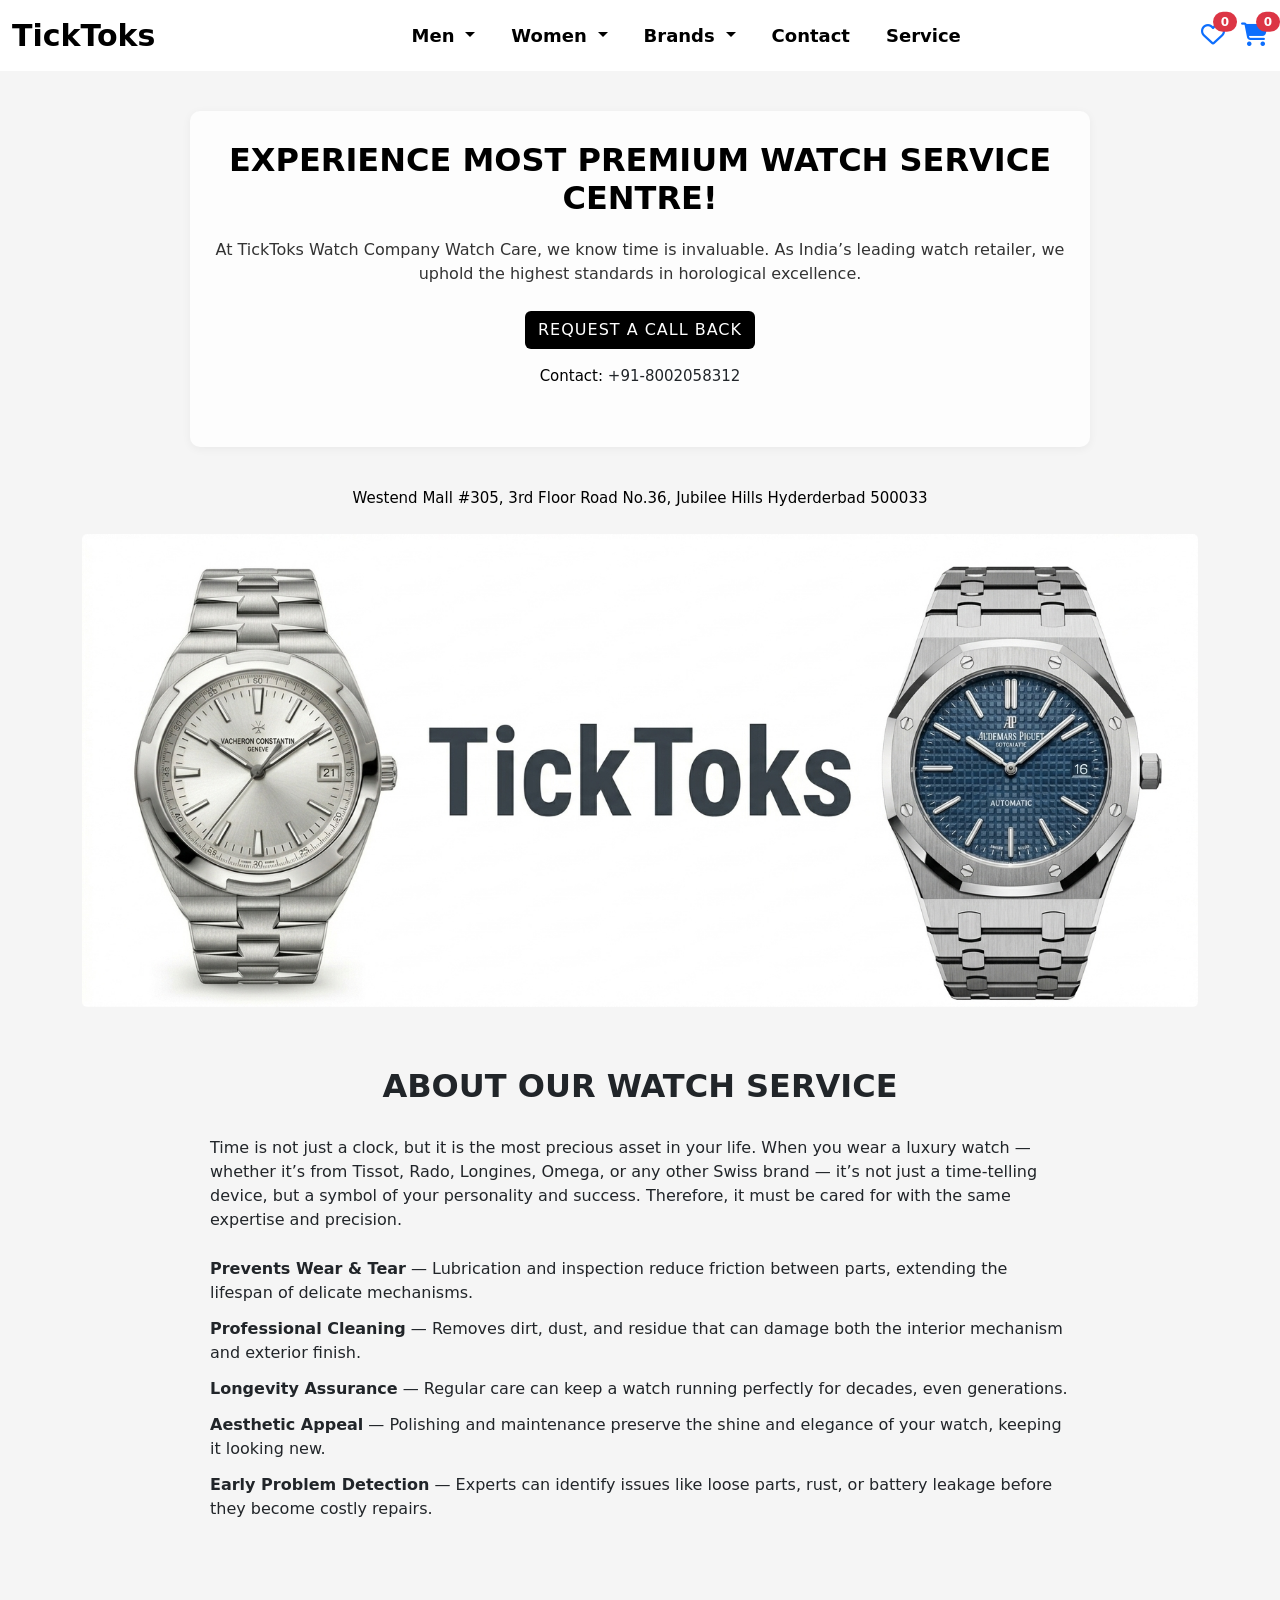
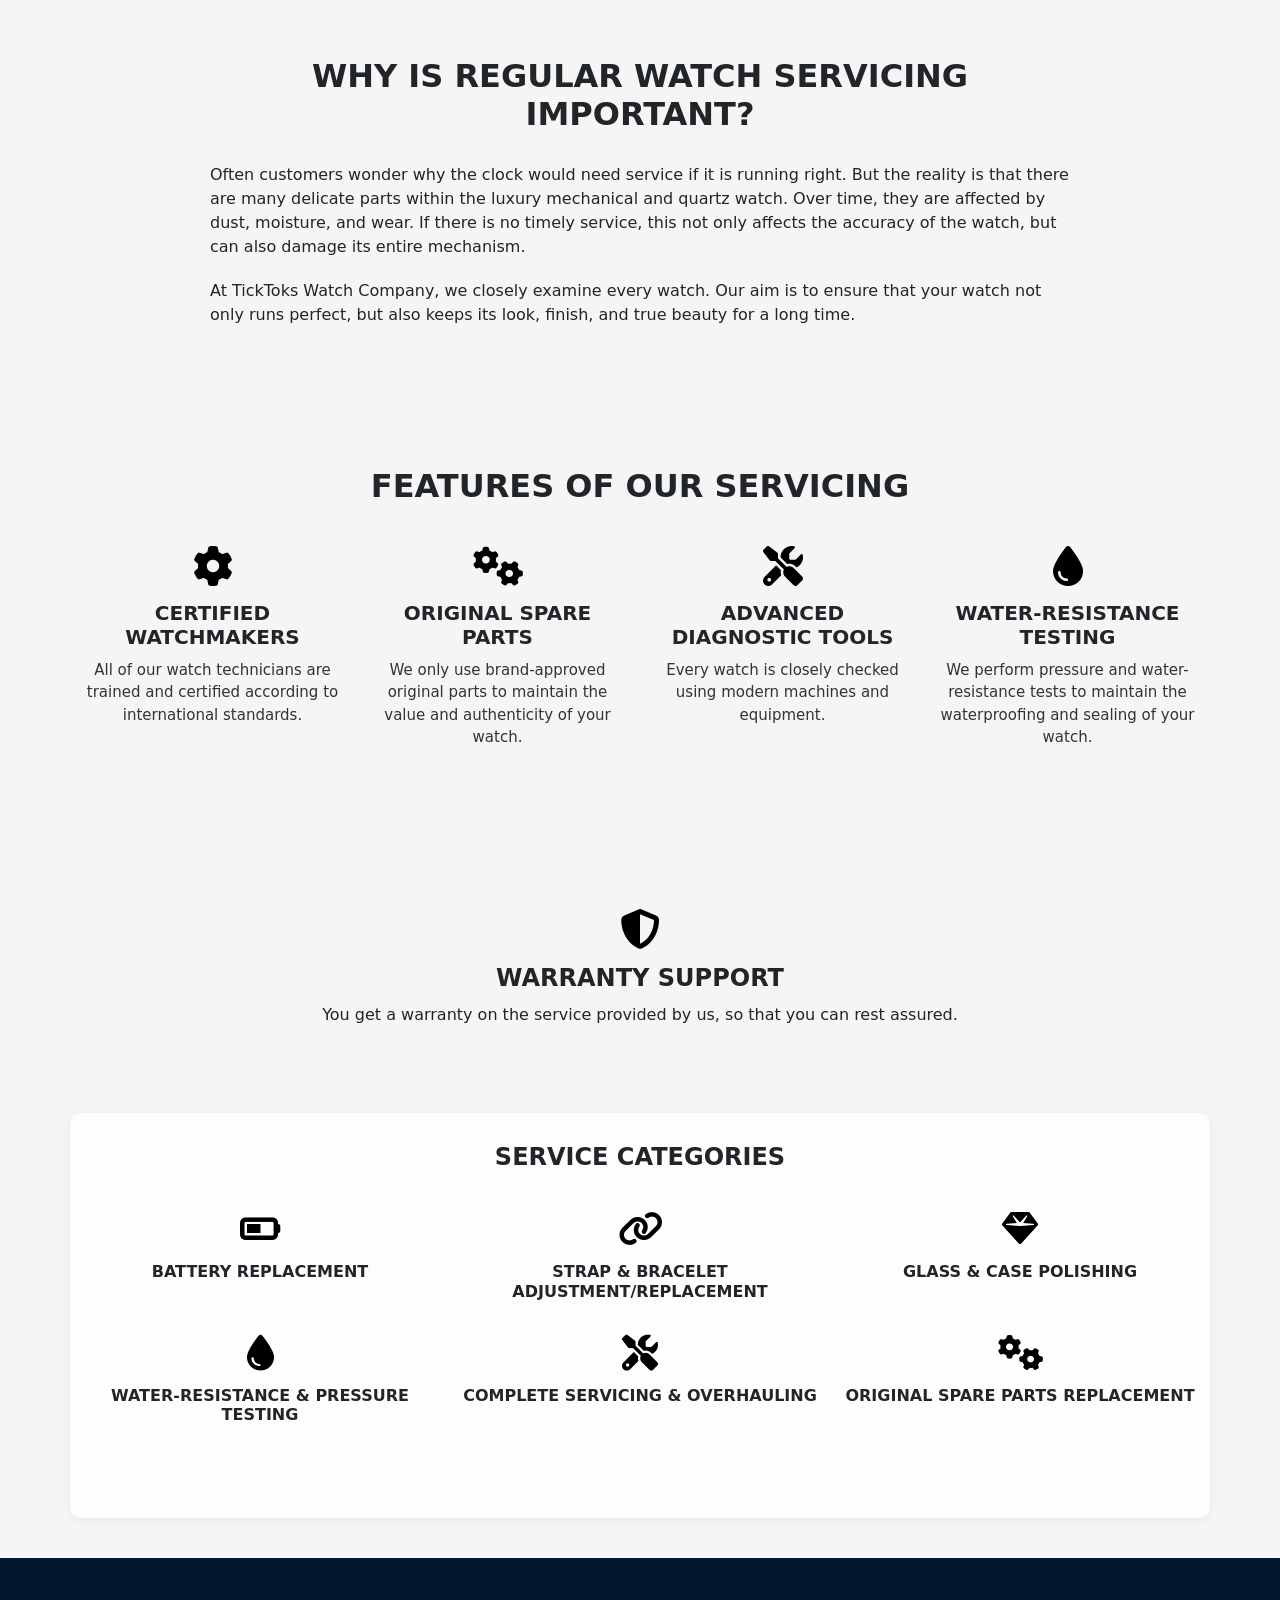
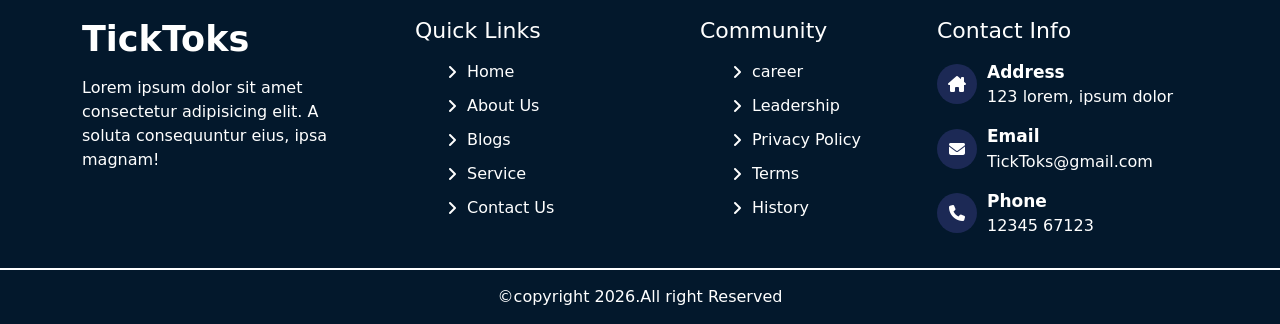
<file: service.html>
<!DOCTYPE html>
<html lang="en">

<head>
  <meta charset="UTF-8">
  <meta name="viewport" content="width=device-width, initial-scale=1.0">
  <title>Service</title>
  <link rel="stylesheet" href="./Asset/css/service.css">
  <link rel="stylesheet" href="https://cdnjs.cloudflare.com/ajax/libs/font-awesome/6.5.0/css/all.min.css">
  <link href="https://cdn.jsdelivr.net/npm/bootstrap@5.3.0/dist/css/bootstrap.min.css" rel="stylesheet">
  <link rel="stylesheet" href="./Asset/css/style.css">
  <link rel="stylesheet" href="Asset/css/whishlist.css">
</head>

<body>

  <!-- navbar  -->
  <nav class="navbar navbar-expand-lg navbar-light sticky-top bg-body">
    <div class="container-fluid">
      <!-- Logo -->
      <a class="navbar-brand fw-bold" href="index.html">TickToks</a>

      <!-- Toggler -->
      <button class="navbar-toggler" type="button" data-bs-toggle="collapse" data-bs-target="#mainNav"
        aria-controls="mainNav" aria-expanded="false" aria-label="Toggle navigation">
        <span class="navbar-toggler-icon"></span>
      </button>

      <!-- Navbar links -->
      <div class="collapse navbar-collapse" id="mainNav">
        <ul class="navbar-nav mx-auto">

          <!-- Men -->
          <li class="nav-item dropdown">
            <a class="nav-link dropdown-toggle nav-sale" href="men.html" id="saleDropdown" role="button"
              data-bs-toggle="dropdown" aria-expanded="false">
              Men
            </a>
            <ul class="dropdown-menu" aria-labelledby="saleDropdown">
              <li><a class="dropdown-item" href="men.html">Philipp Plein</a></li>
              <li><a class="dropdown-item" href="men.html">Adidas</a></li>
              <li><a class="dropdown-item" href="men.html">Timex</a></li>
              <li><a class="dropdown-item" href="men.html">Guess </a></li>
              <li><a class="dropdown-item" href="men.html">Gc</a></li>
              <li><a class="dropdown-item" href="men.html">Untld</a></li>
              <li><a class="dropdown-item" href="men.html">Versace</a></li>
              <li><a class="dropdown-item" href="men.html">Nautica</a></li>

            </ul>
          </li>
          <!-- women  -->
          <li class="nav-item dropdown">
            <a class="nav-link dropdown-toggle nav-sale" href="#" id="saleDropdown" role="button"
              data-bs-toggle="dropdown" aria-expanded="false">
              Women
            </a>
            <ul class="dropdown-menu" aria-labelledby="saleDropdown">
              <li><a class="dropdown-item" href="women.html">Cartier</a></li>
              <li><a class="dropdown-item" href="women.html">Rolex</a></li>
              <li><a class="dropdown-item" href="women.html">Chanel</a></li>
              <li><a class="dropdown-item" href="women.html">Titan </a></li>
              <li><a class="dropdown-item" href="women.html">Fastrack</a></li>
              <li><a class="dropdown-item" href="women.html">Fossil</a></li>

            </ul>
          </li>

          <!-- BRANDS -->
          <li class="nav-item dropdown">
            <a class="nav-link dropdown-toggle" href="#" id="brandsDropdown" role="button" data-bs-toggle="dropdown"
              aria-expanded="false">
              Brands
            </a>
            <ul class="dropdown-menu" aria-labelledby="brandsDropdown">
              <li><a class="dropdown-item" href="#">Timex</a></li>
              <li><a class="dropdown-item" href="#">Fastrack</a></li>
              <li><a class="dropdown-item" href="#">Titan</a></li>
              <li><a class="dropdown-item" href="#">Casio</a></li>
            </ul>
          </li>

          <!-- Other links -->
          <li class="nav-item"><a class="nav-link" href="contact.html"> Contact </a></li>
          <li class="nav-item"><a class="nav-link" href="service.html"> Service</a></li>

        </ul>

        <!-- Right side icons -->
        <div class="d-flex align-items-center">


          <a href="wishlist.html" class="position-relative me-3">

            <i class="fa-regular fa-heart fs-4"></i>

            <span id="wishlist-count"
              class="position-absolute top-0 start-100 translate-middle badge rounded-pill bg-danger">

              0

            </span>

          </a>

          <a href="cart.html" class="position-relative">

            <i class="fa-solid fa-cart-shopping fs-4"></i>

            <span id="cart-count"
              class="position-absolute top-0 start-100 translate-middle badge rounded-pill bg-danger">

              0

            </span>

          </a>
        </div>
      </div>
    </div>
  </nav>

  <section class="service-section">
    <h2>EXPERIENCE MOST PREMIUM WATCH SERVICE CENTRE!</h2>
    <p>
      At TickToks Watch Company Watch Care, we know time is invaluable. As India’s leading watch retailer,
      we uphold the highest standards in horological excellence.
    </p>

    <button id="callbackBtn" class="btn btn-callback text-white bg-black">REQUEST A CALL BACK</button>

    <div class="contact-info mt-3">
      Contact: <a href="tel:+917075005312" class="text-decoration-none text-dark">+91-8002058312</a>
  </section>

  <div class="address text-center">
    Westend Mall #305, 3rd Floor Road No.36, Jubilee Hills Hyderderbad 500033
  </div>
  </div>
  <!-- banner  -->
  <section class="hero-section container mt-4">
    <img src="./Asset/img/ban-3.png" alt="Watch Service Banner" class="img-fluid">
  </section>

  <!-- about Section  -->
  <section class="about-section">
    <h2>ABOUT OUR WATCH SERVICE</h2>
    <p>
      Time is not just a clock, but it is the most precious asset in your life. When you wear a luxury watch —
      whether it’s from Tissot, Rado, Longines, Omega, or any other Swiss brand — it’s not just a time-telling device,
      but a symbol of your personality and success. Therefore, it must be cared for with the same expertise and
      precision.
    </p>

    <ul>
      <li><strong>Prevents Wear & Tear</strong> — Lubrication and inspection reduce friction between parts, extending
        the lifespan of delicate mechanisms.</li>
      <li><strong>Professional Cleaning</strong> — Removes dirt, dust, and residue that can damage both the interior
        mechanism and exterior finish.</li>
      <li><strong>Longevity Assurance</strong> — Regular care can keep a watch running perfectly for decades, even
        generations.</li>
      <li><strong>Aesthetic Appeal</strong> — Polishing and maintenance preserve the shine and elegance of your watch,
        keeping it looking new.</li>
      <li><strong>Early Problem Detection</strong> — Experts can identify issues like loose parts, rust, or battery
        leakage before they become costly repairs.</li>
    </ul>
  </section>

  <section class="service-info">
    <h2>WHY IS REGULAR WATCH SERVICING IMPORTANT?</h2>
    <p>
      Often customers wonder why the clock would need service if it is running right. But the reality is that there are
      many delicate parts within the luxury mechanical and quartz watch. Over time, they are affected by dust, moisture,
      and wear. If there is no timely service, this not only affects the accuracy of the watch, but can also damage its
      entire mechanism.
    </p>
    <p>
      At TickToks Watch Company, we closely examine every watch. Our aim is to ensure that your watch not only runs
      perfect, but also keeps its look, finish, and true beauty for a long time.
    </p>
  </section>

  <!-- features section  -->
  <section class="features-section container">
    <h2>FEATURES OF OUR SERVICING</h2>
    <div class="row justify-content-center">

      <div class="col-md-3 col-sm-6 mb-4 feature-box">
        <i class="fa-solid fa-gear"></i>
        <h5>CERTIFIED WATCHMAKERS</h5>
        <p>All of our watch technicians are trained and certified according to international standards.</p>
      </div>

      <div class="col-md-3 col-sm-6 mb-4 feature-box">
        <i class="fa-solid fa-gears"></i>
        <h5>ORIGINAL SPARE PARTS</h5>
        <p>We only use brand-approved original parts to maintain the value and authenticity of your watch.</p>
      </div>

      <div class="col-md-3 col-sm-6 mb-4 feature-box">
        <i class="fa-solid fa-screwdriver-wrench"></i>
        <h5>ADVANCED DIAGNOSTIC TOOLS</h5>
        <p>Every watch is closely checked using modern machines and equipment.</p>
      </div>

      <div class="col-md-3 col-sm-6 mb-4 feature-box">
        <i class="fa-solid fa-droplet"></i>
        <h5>WATER-RESISTANCE TESTING</h5>
        <p>We perform pressure and water-resistance tests to maintain the waterproofing and sealing of your watch.</p>
      </div>

    </div>
  </section>

  <!-- Warranty Support -->
  <section class="warranty-section container">
    <i class="fa-solid fa-shield-halved"></i>
    <h4>WARRANTY SUPPORT</h4>
    <p>You get a warranty on the service provided by us, so that you can rest assured.</p>
  </section>

  <!-- Service Categories -->
  <section class="service-section container">
    <h4>SERVICE CATEGORIES</h4>
    <div class="row justify-content-center">

      <div class="col-md-4 col-sm-6 mb-4 service-box">
        <i class="fa-solid fa-battery-half"></i>
        <h6>BATTERY REPLACEMENT</h6>
      </div>

      <div class="col-md-4 col-sm-6 mb-4 service-box">
        <i class="fa-solid fa-link"></i>
        <h6>STRAP & BRACELET ADJUSTMENT/REPLACEMENT</h6>
      </div>

      <div class="col-md-4 col-sm-6 mb-4 service-box">
        <i class="fa-solid fa-gem"></i>
        <h6>GLASS & CASE POLISHING</h6>
      </div>

      <div class="col-md-4 col-sm-6 mb-4 service-box">
        <i class="fa-solid fa-droplet"></i>
        <h6>WATER-RESISTANCE & PRESSURE TESTING</h6>
      </div>

      <div class="col-md-4 col-sm-6 mb-4 service-box">
        <i class="fa-solid fa-screwdriver-wrench"></i>
        <h6>COMPLETE SERVICING & OVERHAULING</h6>
      </div>

      <div class="col-md-4 col-sm-6 mb-4 service-box">
        <i class="fa-solid fa-gears"></i>
        <h6>ORIGINAL SPARE PARTS REPLACEMENT</h6>
      </div>

    </div>
  </section>

  <!-- footer  -->
  <footer class="footer">
    <div class="container">
      <div class="row">
        <div class="col-md-3">
          <div class="footer-box">
            <h1>TickToks</h1>
            <p class="mt-3">Lorem ipsum dolor sit amet consectetur adipisicing elit. A soluta
              consequuntur eius, ipsa magnam!</p>
          </div>
        </div>

        <div class="col-md-3">
          <div class="footer-link ps-5">
            <h4>Quick Links</h4>
            <ul>
              <li><a href=""><i class="fa-solid fa-angle-right"></i>Home</a></li>
              <li><a href=""><i class="fa-solid fa-angle-right"></i>About Us</a></li>
              <li><a href=""><i class="fa-solid fa-angle-right"></i>Blogs</a></li>
              <li><a href=""><i class="fa-solid fa-angle-right"></i>Service</a></li>
              <li><a href=""><i class="fa-solid fa-angle-right"></i>Contact Us</a></li>

            </ul>
          </div>
        </div>

        <div class="col-md-3">
          <div class="footer-link ps-5">
            <h4>Community</h4>
            <ul>
              <li><a href=""><i class="fa-solid fa-angle-right"></i>career</a></li>
              <li><a href=""><i class="fa-solid fa-angle-right"></i>Leadership</a></li>
              <li><a href=""><i class="fa-solid fa-angle-right"></i>Privacy Policy</a></li>
              <li><a href=""><i class="fa-solid fa-angle-right"></i>Terms</a></li>
              <li><a href=""><i class="fa-solid fa-angle-right"></i>History</a></li>

            </ul>
          </div>
        </div>

        <div class="col-md-3">
          <div class="footer-link">
            <h4>Contact Info</h4>
          </div>

          <div class="cont-flex">
            <i class="fa-solid fa-house-chimney"></i>
            <div class="">
              <span>Address</span>
              <a href="">123 lorem, ipsum dolor</a>
            </div>
          </div>

          <div class="cont-flex">
            <i class="fa-solid fa-envelope"></i>
            <div class="">
              <span>Email</span>
              <a href="">TickToks@gmail.com</a>
            </div>
          </div>

          <div class="cont-flex">
            <i class="fa-solid fa-phone"></i>
            <div class="">
              <span>Phone</span>
              <a href="">12345 67123</a>
            </div>
          </div>


        </div>

      </div>
    </div>

    <div class="copyright">
      <div class="container">
        <a href="">©copyright 2026.All right Reserved</a>
      </div>
    </div>
  </footer>



  <script src="https://cdn.jsdelivr.net/npm/bootstrap@5.3.0/dist/js/bootstrap.bundle.min.js"></script>
  <script>
    document.getElementById("callbackBtn").addEventListener("click", function () {
      alert("Thank you for your interest! Our team will contact you shortly.");
    });

  </script>
  <!-- cart-count  -->
  <script src="Asset/js/common.js"></script>
  <!-- wishlist  -->
  <script src="Asset/js/wishlist.js"></script>
</body>

</html>
</file>
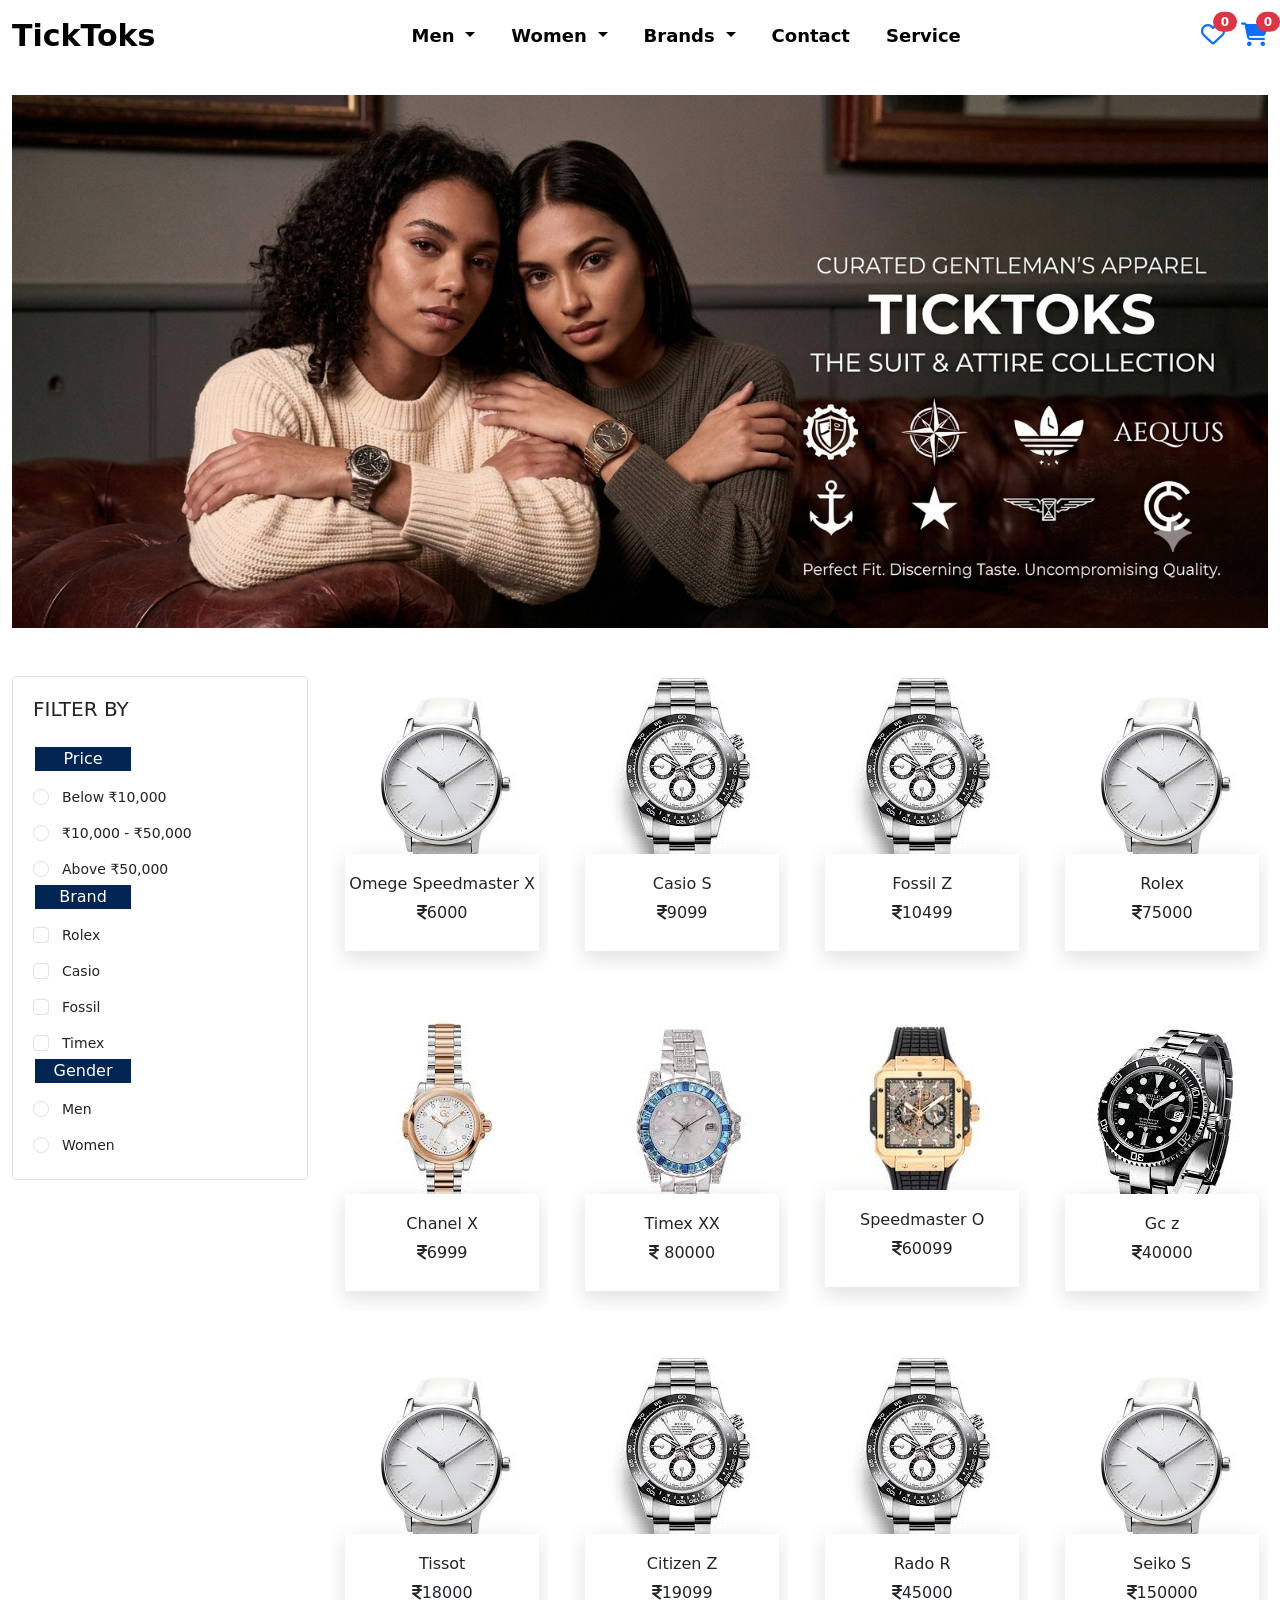
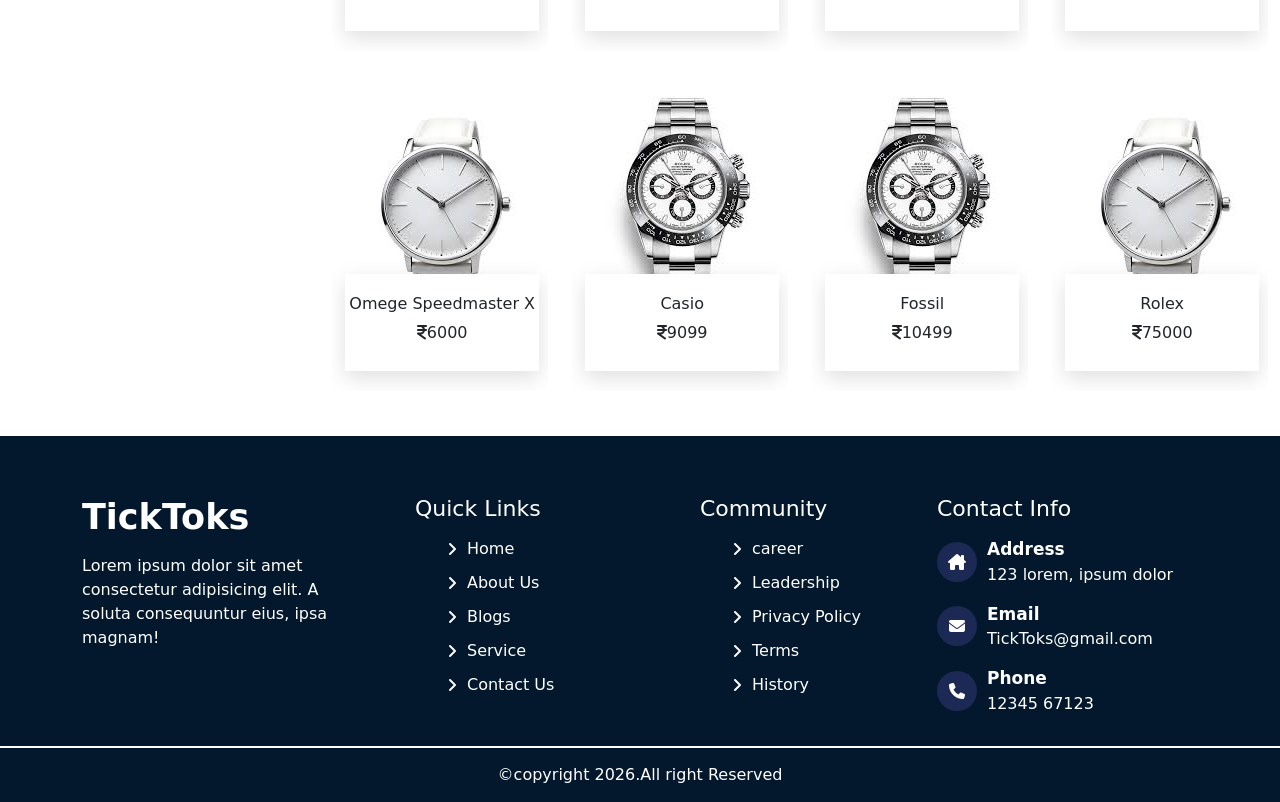
<file: women.html>
<!DOCTYPE html>
<html lang="en">

<head>
    <meta charset="UTF-8">
    <meta name="viewport" content="width=device-width, initial-scale=1.0">
    <title>Women</title>
    <link rel="stylesheet" href="https://cdnjs.cloudflare.com/ajax/libs/font-awesome/6.5.0/css/all.min.css">
    <link href="https://cdn.jsdelivr.net/npm/bootstrap@5.3.0/dist/css/bootstrap.min.css" rel="stylesheet">
    <link rel="stylesheet" href="./Asset/css/style.css">
    <link rel="stylesheet" href="Asset/css/filter.css">
    <style>
        .ban:hover img {
            transform: scale(1.1);
        }
    </style>
</head>

<body>
    <!-- navbar  -->
    <nav class="navbar navbar-expand-lg navbar-light sticky-top bg-body">
        <div class="container-fluid">
            <!-- Logo -->
            <a class="navbar-brand fw-bold" href="index.html">TickToks</a>

            <!-- Toggler -->
            <button class="navbar-toggler" type="button" data-bs-toggle="collapse" data-bs-target="#mainNav"
                aria-controls="mainNav" aria-expanded="false" aria-label="Toggle navigation">
                <span class="navbar-toggler-icon"></span>
            </button>

            <!-- Navbar links -->
            <div class="collapse navbar-collapse" id="mainNav">
                <ul class="navbar-nav mx-auto">

                    <!-- Men -->
                    <li class="nav-item dropdown">
                        <a class="nav-link dropdown-toggle nav-sale" href="men.html" id="saleDropdown" role="button"
                            data-bs-toggle="dropdown" aria-expanded="false">
                            Men
                        </a>
                        <ul class="dropdown-menu" aria-labelledby="saleDropdown">
                            <li><a class="dropdown-item" href="men.html">Philipp Plein</a></li>
                            <li><a class="dropdown-item" href="men.html">Adidas</a></li>
                            <li><a class="dropdown-item" href="men.html">Timex</a></li>
                            <li><a class="dropdown-item" href="men.html">Guess </a></li>
                            <li><a class="dropdown-item" href="men.html">Gc</a></li>
                            <li><a class="dropdown-item" href="men.html">Untld</a></li>
                            <li><a class="dropdown-item" href="men.html">Versace</a></li>
                            <li><a class="dropdown-item" href="men.html">Nautica</a></li>

                        </ul>
                    </li>
                    <!-- women  -->
                    <li class="nav-item dropdown">
                        <a class="nav-link dropdown-toggle nav-sale" href="#" id="saleDropdown" role="button"
                            data-bs-toggle="dropdown" aria-expanded="false">
                            Women
                        </a>
                        <ul class="dropdown-menu" aria-labelledby="saleDropdown">
                            <li><a class="dropdown-item" href="women.html">Cartier</a></li>
                            <li><a class="dropdown-item" href="women.html">Rolex</a></li>
                            <li><a class="dropdown-item" href="women.html">Chanel</a></li>
                            <li><a class="dropdown-item" href="women.html">Titan </a></li>
                            <li><a class="dropdown-item" href="women.html">Fastrack</a></li>
                            <li><a class="dropdown-item" href="women.html">Fossil</a></li>

                        </ul>
                    </li>

                    <!-- BRANDS -->
                    <li class="nav-item dropdown">
                        <a class="nav-link dropdown-toggle" href="#" id="brandsDropdown" role="button"
                            data-bs-toggle="dropdown" aria-expanded="false">
                            Brands
                        </a>
                        <ul class="dropdown-menu" aria-labelledby="brandsDropdown">
                            <li><a class="dropdown-item" href="#">Timex</a></li>
                            <li><a class="dropdown-item" href="#">Fastrack</a></li>
                            <li><a class="dropdown-item" href="#">Titan</a></li>
                            <li><a class="dropdown-item" href="#">Casio</a></li>
                        </ul>
                    </li>

                    <!-- Other links -->
                    <li class="nav-item"><a class="nav-link" href="contact.html"> Contact </a></li>
                    <li class="nav-item"><a class="nav-link" href="service.html"> Service</a></li>

                </ul>

                <!-- Right side icons -->
                <div class="d-flex align-items-center">


                    <a href="wishlist.html" class="position-relative me-3">

                        <i class="fa-regular fa-heart fs-4"></i>

                        <span id="wishlist-count"
                            class="position-absolute top-0 start-100 translate-middle badge rounded-pill bg-danger">

                            0

                        </span>

                    </a>

                    <a href="cart.html" class="position-relative">

                        <i class="fa-solid fa-cart-shopping fs-4"></i>

                        <span id="cart-count"
                            class="position-absolute top-0 start-100 translate-middle badge rounded-pill bg-danger">

                            0

                        </span>

                    </a>
                </div>
            </div>
        </div>
    </nav>

    <!-- banner  -->
    <section class="hero-section container-fluid mt-4">
        <img src="./Asset/img/womban2.png" alt="Watch Service Banner" class="img-fluid">
    </section>

    <!-- product  -->
    <div class="container-fluid mt-5">

        <div class="row">

            <!-- Sidebar -->
            <div class="col-lg-3">

                <div class="filter-box">

                    <h5 class="mb-4">FILTER BY</h5>

                    <!-- Price -->
                    <div class="filter-item">

                        <button class="filter-btn" data-bs-toggle="collapse" data-bs-target="#price">

                            Price

                        </button>

                        <div class="collapse show" id="price">

                            <div class="form-check">
                                <input class="form-check-input price-filter" type="radio" value="10000" name="price">
                                <label>Below ₹10,000</label>
                            </div>

                            <div class="form-check">
                                <input class="form-check-input price-filter" type="radio" value="50000" name="price">
                                <label>₹10,000 - ₹50,000</label>
                            </div>

                            <div class="form-check">
                                <input class="form-check-input price-filter" type="radio" value="50001" name="price">
                                <label>Above ₹50,000</label>
                            </div>

                        </div>

                    </div>

                    <!-- Brand -->

                    <div class="filter-item">

                        <button class="filter-btn" data-bs-toggle="collapse" data-bs-target="#brand">

                            Brand

                        </button>

                        <div class="collapse show" id="brand">

                            <div class="form-check">
                                <input class="form-check-input brand-filter" value="Rolex" type="checkbox">
                                <label>Rolex</label>
                            </div>

                            <div class="form-check">
                                <input class="form-check-input brand-filter" value="Casio" type="checkbox">
                                <label>Casio</label>
                            </div>

                            <div class="form-check">
                                <input class="form-check-input brand-filter" value="Fossil" type="checkbox">
                                <label>Fossil</label>
                            </div>

                            <div class="form-check">
                                <input class="form-check-input brand-filter" value="Timex" type="checkbox">
                                <label>Timex</label>
                            </div>

                        </div>

                    </div>

                    <!-- Gender  -->
                    <div class="filter-item">

                        <button class="filter-btn" data-bs-toggle="collapse" data-bs-target="#gender">

                            Gender

                        </button>

                        <div class="collapse show" id="gender">

                            <div class="form-check">
                                <input class="form-check-input gender-filter" type="radio" id="menRadio" value="men"
                                    name="gender">
                                <label>Men</label>
                            </div>

                            <div class="form-check">
                                <input class="form-check-input gender-filter" type="radio" id="womenRadio" value="women"
                                    name="gender">
                                <label>Women</label>
                            </div>



                        </div>

                    </div>

                </div>

            </div>

            <!-- Products -->

            <div class="col-lg-9">

                <div class="row">




                    <div class="col-12 col-md-6 col-lg-3 product" data-brand="Omega" data-name="Omega" data-price="6000"
                        data-gender="women">
                        <div class="product-box">
                            <div class="pr-img text-center"><img src="Asset/img/productwatch3.png" alt=""></div>
                            <div class="pr-icon">
                                <ul>

                                    <li>
                                        <a href="#" class="add-wishlist" data-name="Omega" data-price="6000"
                                            data-image="Asset/img/productwatch3.png">

                                            <i class="fa-regular fa-heart"></i>

                                        </a>
                                    </li>

                                    <li>
                                        <a href="#" class="add-cart" data-name="Omege" data-price="6000"
                                            data-image="Asset/img/productwatch3.png">
                                            <i class="fa-solid fa-cart-shopping"></i>
                                        </a>
                                    </li>

                                </ul>
                            </div>
                            <div class="pr-txt">
                                <h3>Omege Speedmaster X </h3>
                                <p><i class="fa-solid fa-indian-rupee-sign"></i>6000</p>

                            </div>
                        </div>
                    </div>

                    <div class="col-12 col-md-6 col-lg-3 product" data-brand="Casio" data-name="Casio" data-price="9099"
                        data-gender="women">
                        <div class="product-box">
                            <div class="pr-img text-center"><img src="Asset/img/productwatch4.png" alt=""></div>
                            <div class="pr-icon">
                                <ul>

                                    <li>
                                        <a href="#" class="add-wishlist" data-name="Casio" data-price="9099"
                                            data-image="Asset/img/productwatch4.png">

                                            <i class="fa-regular fa-heart"></i>

                                        </a>
                                    </li>


                                    <li>
                                        <a href="#" class="add-cart" data-name="Casio X " data-price="9099"
                                            data-image="Asset/img/productwatch4.png">
                                            <i class="fa-solid fa-cart-shopping"></i>
                                        </a>
                                    </li>
                                </ul>
                            </div>
                            <div class="pr-txt">
                                <h3>Casio S </h3>
                                <p><i class="fa-solid fa-indian-rupee-sign"></i>9099</p>

                            </div>
                        </div>
                    </div>

                    <div class="col-12 col-md-6 col-lg-3 product" data-brand="Fossil" data-name="Fossil"
                        data-price="10499" data-gender="women">
                        <div class="product-box">
                            <div class="pr-img text-center"><img src="Asset/img/productwatch4.png" alt=""></div>
                            <div class="pr-icon">
                                <ul>

                                    <li>
                                        <a href="#" class="add-wishlist" data-name="Fossil" data-price="10499"
                                            data-image="Asset/img/productwatch4.png">

                                            <i class="fa-regular fa-heart"></i>

                                        </a>
                                    </li>


                                    <li>
                                        <a href="#" class="add-cart" data-name="Fossil Z " data-price="10499"
                                            data-image="Asset/img/productwatch4.png">
                                            <i class="fa-solid fa-cart-shopping"></i>
                                        </a>
                                    </li>
                                </ul>
                            </div>
                            <div class="pr-txt">
                                <h3>Fossil Z </h3>
                                <p><i class="fa-solid fa-indian-rupee-sign"></i>10499</p>

                            </div>
                        </div>
                    </div>

                    <div class="col-12 col-md-6 col-lg-3 product" data-brand="Rolex" data-name="Rolex"
                        data-price="75000" data-gender="women">
                        <div class="product-box">
                            <div class="pr-img text-center"><img src="Asset/img/productwatch3.png" alt=""></div>
                            <div class="pr-icon">
                                <ul>

                                    <li>
                                        <a href="#" class="add-wishlist" data-name="Rolex" data-price="75000"
                                            data-image="Asset/img/productwatch3.png">

                                            <i class="fa-regular fa-heart"></i>

                                        </a>
                                    </li>


                                    <li>
                                        <a href="#" class="add-cart" data-name="Rolex" data-price="75000"
                                            data-image="Asset/img/productwatch3.png">
                                            <i class="fa-solid fa-cart-shopping"></i>
                                        </a>
                                    </li>
                                </ul>
                            </div>
                            <div class="pr-txt">
                                <h3>Rolex</h3>
                                <p><i class="fa-solid fa-indian-rupee-sign"></i>75000</p>

                            </div>
                        </div>
                    </div>

                    <div class="col-12 col-md-6 col-lg-3 product" data-brand="Chanel" data-name="Chanel"
                        data-price="69999" data-gender="women">
                        <div class="product-box">
                            <div class="pr-img text-center"><img src="Asset/img/pro5.png" alt=""></div>
                            <div class="pr-icon">
                                <ul>
                                    <li>
                                        <a href="#" class="add-wishlist" data-name="Chanel X" data-price="6999"
                                            data-image="Asset/img/pro5.png">

                                            <i class="fa-regular fa-heart"></i>

                                        </a>
                                    </li>


                                    <li>
                                        <a href="#" class="add-cart" data-name="Chanel X" data-price="6999"
                                            data-image="Asset/img/pro5.png">
                                            <i class="fa-solid fa-cart-shopping"></i>
                                        </a>
                                    </li>
                                </ul>
                            </div>
                            <div class="pr-txt">
                                <h3>Chanel X </h3>
                                <p><i class="fa-solid fa-indian-rupee-sign"></i>6999</p>

                            </div>
                        </div>
                    </div>

                    <div class="col-12 col-md-6 col-lg-3 product" data-brand="Timex" data-name="Timex"
                        data-price="80000" data-gender="women">
                        <div class="product-box">
                            <div class="pr-img text-center"><img src="Asset/img/pro6.png" alt=""></div>
                            <div class="pr-icon">
                                <ul>

                                    <li>
                                        <a href="#" class="add-wishlist" data-name="Timex XX" data-price="80000"
                                            data-image="Asset/img/pro6.png">

                                            <i class="fa-regular fa-heart"></i>

                                        </a>
                                    </li>


                                    <li>
                                        <a href="#" class="add-cart" data-name="Timex XX " data-price="80000"
                                            data-image="Asset/img/pro6.png">
                                            <i class="fa-solid fa-cart-shopping"></i>
                                        </a>
                                    </li>

                                </ul>
                            </div>
                            <div class="pr-txt">
                                <h3>Timex XX </h3>
                                <p><i class="fa-solid fa-indian-rupee-sign"></i> 80000</p>

                            </div>
                        </div>
                    </div>
                    <div class="col-12 col-md-6 col-lg-3 product" data-brand="Speedmaster" data-name="Speedmaster"
                        data-price="60099" data-gender="women">
                        <div class="product-box">
                            <div class="pr-img text-center"><img src="Asset/img/pro7.png" alt=""></div>
                            <div class="pr-icon">
                                <ul>
                                    <li>
                                        <a href="#" class="add-wishlist" data-name="Speedmaster" data-price="60099"
                                            data-image="Asset/img/pro7.png">

                                            <i class="fa-regular fa-heart"></i>

                                        </a>
                                    </li>


                                    <li>
                                        <a href="#" class="add-cart" data-name="Speedmaster O " data-price="60099"
                                            data-image="Asset/img/pro7.png">
                                            <i class="fa-solid fa-cart-shopping"></i>
                                        </a>
                                    </li>
                                </ul>
                            </div>
                            <div class="pr-txt">
                                <h3> Speedmaster O </h3>
                                <p><i class="fa-solid fa-indian-rupee-sign"></i>60099</p>

                            </div>
                        </div>
                    </div>

                    <div class="col-12 col-md-6 col-lg-3 product" data-brand="Gc" data-name="Gc" data-price="40000"
                        data-gender="women">
                        <div class="product-box">
                            <div class="pr-img text-center"><img src="Asset/img/pro8.png" alt=""></div>
                            <div class="pr-icon">
                                <ul>

                                    <li>
                                        <a href="#" class="add-wishlist" data-name="Gc" data-price="40000"
                                            data-image="Asset/img/pro8.png">

                                            <i class="fa-regular fa-heart"></i>

                                        </a>
                                    </li>

                                    <li>
                                        <a href="#" class="add-cart" data-name="Gc z " data-price="40000"
                                            data-image="Asset/img/pro8.png">
                                            <i class="fa-solid fa-cart-shopping"></i>
                                        </a>
                                    </li>

                                </ul>
                            </div>
                            <div class="pr-txt">
                                <h3>Gc z </h3>
                                <p><i class="fa-solid fa-indian-rupee-sign"></i>40000</p>

                            </div>
                        </div>
                    </div>

                    <div class="col-12 col-md-6 col-lg-3 product" data-brand="Tissot" data-name="Tissot"
                        data-price="18000" data-gender="women">
                        <div class="product-box">
                            <div class="pr-img text-center"><img src="Asset/img/productwatch3.png" alt=""></div>
                            <div class="pr-icon">
                                <ul>

                                    <li>
                                        <a href="#" class="add-wishlist" data-name="Tissot" data-price="18000"
                                            data-image="Asset/img/productwatch3.png">

                                            <i class="fa-regular fa-heart"></i>

                                        </a>
                                    </li>


                                    <li>
                                        <a href="#" class="add-cart" data-name="Tissot" data-price="18000"
                                            data-image="Asset/img/productwatch3.png">
                                            <i class="fa-solid fa-cart-shopping"></i>
                                        </a>
                                    </li>

                                </ul>
                            </div>
                            <div class="pr-txt">
                                <h3>Tissot </h3>
                                <p><i class="fa-solid fa-indian-rupee-sign"></i>18000</p>

                            </div>
                        </div>
                    </div>

                    <div class="col-12 col-md-6 col-lg-3 product" data-brand="Citizen" data-name="Citizen"
                        data-price="19099" data-gender="women">
                        <div class="product-box">
                            <div class="pr-img text-center"><img src="Asset/img/productwatch4.png" alt=""></div>
                            <div class="pr-icon">
                                <ul>

                                    <li>
                                        <a href="#" class="add-wishlist" data-name="Citizen" data-price="19099"
                                            data-image="Asset/img/productwatch4.png">

                                            <i class="fa-regular fa-heart"></i>

                                        </a>
                                    </li>


                                    <li>
                                        <a href="#" class="add-cart" data-name="Citizen" data-price="19099"
                                            data-image="Asset/img/productwatch4.png">
                                            <i class="fa-solid fa-cart-shopping"></i>
                                        </a>
                                    </li>
                                </ul>
                            </div>
                            <div class="pr-txt">
                                <h3>Citizen Z </h3>
                                <p><i class="fa-solid fa-indian-rupee-sign"></i>19099</p>

                            </div>
                        </div>
                    </div>

                    <div class="col-12 col-md-6 col-lg-3 product" data-brand="Rado" data-name="Rado" data-price="45000"
                        data-gender="women">
                        <div class="product-box">
                            <div class="pr-img text-center"><img src="Asset/img/productwatch4.png" alt=""></div>
                            <div class="pr-icon">
                                <ul>

                                    <li>
                                        <a href="#" class="add-wishlist" data-name="Rado" data-price="45000"
                                            data-image="Asset/img/productwatch4.png">

                                            <i class="fa-regular fa-heart"></i>

                                        </a>
                                    </li>

                                    <li>
                                        <a href="#" class="add-cart" data-name="Rado" data-price="45000"
                                            data-image="Asset/img/productwatch4.png">
                                            <i class="fa-solid fa-cart-shopping"></i>
                                        </a>
                                    </li>
                                </ul>
                            </div>
                            <div class="pr-txt">
                                <h3>Rado R</h3>
                                <p><i class="fa-solid fa-indian-rupee-sign"></i>45000</p>

                            </div>
                        </div>
                    </div>

                    <div class="col-12 col-md-6 col-lg-3 product" data-brand="Seiko" data-name="Seiko"
                        data-price="150000" data-gender="women">
                        <div class="product-box">
                            <div class="pr-img text-center"><img src="Asset/img/productwatch3.png" alt=""></div>
                            <div class="pr-icon">
                                <ul>

                                    <li>
                                        <a href="#" class="add-wishlist" data-name="Seiko" data-price="150000"
                                            data-image="Asset/img/productwatch3.png">

                                            <i class="fa-regular fa-heart"></i>

                                        </a>
                                    </li>


                                    <li>
                                        <a href="#" class="add-cart" data-name="seiko" data-price="150000"
                                            data-image="Asset/img/productwatch3.png">
                                            <i class="fa-solid fa-cart-shopping"></i>
                                        </a>
                                    </li>
                                </ul>
                            </div>
                            <div class="pr-txt">
                                <h3>Seiko S</h3>
                                <p><i class="fa-solid fa-indian-rupee-sign"></i>150000</p>

                            </div>
                        </div>
                    </div>

                    <div class="col-12 col-md-6 col-lg-3 product" data-brand="Omega" data-name="Omega" data-price="6000"
                    data-gender="women">
                    <div class="product-box">
                        <div class="pr-img text-center"><img src="Asset/img/productwatch3.png" alt=""></div>
                        <div class="pr-icon">
                            <ul>

                                <li>
                                    <a href="#" class="add-wishlist" data-name="Omega" data-price="6000"
                                        data-image="Asset/img/productwatch3.png">

                                        <i class="fa-regular fa-heart"></i>

                                    </a>
                                </li>


                                <li>
                                    <a href="#" class="add-cart" data-name="Omege" data-price="6000"
                                        data-image="Asset/img/productwatch3.png">
                                        <i class="fa-solid fa-cart-shopping"></i>
                                    </a>
                                </li>

                            </ul>
                        </div>
                        <div class="pr-txt">
                            <h3>Omege Speedmaster X </h3>
                            <p><i class="fa-solid fa-indian-rupee-sign"></i>6000</p>

                        </div>
                    </div>
                </div>

                <div class="col-12 col-md-6 col-lg-3 product" data-brand="Casio" data-name="Casio" data-price="9099"
                    data-gender="women">
                    <div class="product-box">
                        <div class="pr-img text-center"><img src="Asset/img/productwatch4.png" alt=""></div>
                        <div class="pr-icon">
                            <ul>

                                <li>
                                    <a href="#" class="add-wishlist" data-name="Casio" data-price="9099"
                                        data-image="Asset/img/productwatch4.png">

                                        <i class="fa-regular fa-heart"></i>

                                    </a>
                                </li>


                                <li>
                                    <a href="#" class="add-cart" data-name="Casio" data-price="9099"
                                        data-image="Asset/img/productwatch4.png">
                                        <i class="fa-solid fa-cart-shopping"></i>
                                    </a>
                                </li>
                            </ul>
                        </div>
                        <div class="pr-txt">
                            <h3>Casio </h3>
                            <p><i class="fa-solid fa-indian-rupee-sign"></i>9099</p>

                        </div>
                    </div>
                </div>

                <div class="col-12 col-md-6 col-lg-3 product" data-brand="Fossil" data-name="Fossil" data-price="10499"
                    data-gender="women">
                    <div class="product-box">
                        <div class="pr-img text-center"><img src="Asset/img/productwatch4.png" alt=""></div>
                        <div class="pr-icon">
                            <ul>
                                <li>
                                    <a href="#" class="add-wishlist" data-name="Fossil" data-price="10499"
                                        data-image="Asset/img/productwatch4.png">

                                        <i class="fa-regular fa-heart"></i>

                                    </a>
                                </li>


                                <li>
                                    <a href="#" class="add-cart" data-name="Fossil" data-price="10499"
                                        data-image="Asset/img/productwatch4.png">
                                        <i class="fa-solid fa-cart-shopping"></i>
                                    </a>
                                </li>
                            </ul>
                        </div>
                        <div class="pr-txt">
                            <h3>Fossil</h3>
                            <p><i class="fa-solid fa-indian-rupee-sign"></i>10499</p>

                        </div>
                    </div>
                </div>

                <div class="col-12 col-md-6 col-lg-3 product" data-brand="Rolex" data-name="Rolex" data-price="75000"
                    data-gender="women">
                    <div class="product-box">
                        <div class="pr-img text-center"><img src="Asset/img/productwatch3.png" alt=""></div>
                        <div class="pr-icon">
                            <ul>
                                <li>
                                    <a href="#" class="add-wishlist" data-name="Rolex" data-price="75000"
                                        data-image="Asset/img/productwatch3.png">

                                        <i class="fa-regular fa-heart"></i>

                                    </a>
                                </li>


                                <li>
                                    <a href="#" class="add-cart" data-name="Rolex" data-price="75000"
                                        data-image="Asset/img/productwatch3.png">
                                        <i class="fa-solid fa-cart-shopping"></i>
                                    </a>
                                </li>
                            </ul>
                        </div>
                        <div class="pr-txt">
                            <h3>Rolex</h3>
                            <p><i class="fa-solid fa-indian-rupee-sign"></i>75000</p>

                        </div>
                    </div>
                </div>


                </div>

            </div>

        </div>

    </div>

    




    <!-- footer  -->
    <footer class="footer">
        <div class="container">
            <div class="row">
                <div class="col-md-3">
                    <div class="footer-box">
                        <h1>TickToks</h1>
                        <p class="mt-3">Lorem ipsum dolor sit amet consectetur adipisicing elit. A soluta
                            consequuntur eius, ipsa magnam!</p>
                    </div>
                </div>

                <div class="col-md-3">
                    <div class="footer-link ps-5">
                        <h4>Quick Links</h4>
                        <ul>
                            <li><a href=""><i class="fa-solid fa-angle-right"></i>Home</a></li>
                            <li><a href=""><i class="fa-solid fa-angle-right"></i>About Us</a></li>
                            <li><a href=""><i class="fa-solid fa-angle-right"></i>Blogs</a></li>
                            <li><a href=""><i class="fa-solid fa-angle-right"></i>Service</a></li>
                            <li><a href=""><i class="fa-solid fa-angle-right"></i>Contact Us</a></li>

                        </ul>
                    </div>
                </div>

                <div class="col-md-3">
                    <div class="footer-link ps-5">
                        <h4>Community</h4>
                        <ul>
                            <li><a href=""><i class="fa-solid fa-angle-right"></i>career</a></li>
                            <li><a href=""><i class="fa-solid fa-angle-right"></i>Leadership</a></li>
                            <li><a href=""><i class="fa-solid fa-angle-right"></i>Privacy Policy</a></li>
                            <li><a href=""><i class="fa-solid fa-angle-right"></i>Terms</a></li>
                            <li><a href=""><i class="fa-solid fa-angle-right"></i>History</a></li>

                        </ul>
                    </div>
                </div>

                <div class="col-md-3">
                    <div class="footer-link">
                        <h4>Contact Info</h4>
                    </div>

                    <div class="cont-flex">
                        <i class="fa-solid fa-house-chimney"></i>
                        <div class="">
                            <span>Address</span>
                            <a href="">123 lorem, ipsum dolor</a>
                        </div>
                    </div>

                    <div class="cont-flex">
                        <i class="fa-solid fa-envelope"></i>
                        <div class="">
                            <span>Email</span>
                            <a href="">TickToks@gmail.com</a>
                        </div>
                    </div>

                    <div class="cont-flex">
                        <i class="fa-solid fa-phone"></i>
                        <div class="">
                            <span>Phone</span>
                            <a href="">12345 67123</a>
                        </div>
                    </div>


                </div>

            </div>
        </div>

        <div class="copyright">
            <div class="container">
                <a href="">©copyright 2026.All right Reserved</a>
            </div>
        </div>
    </footer>


    <!-- wishlist.js  -->
    <script src="Asset/js/wishlist.js"></script>
    <!-- filter.js  -->
    <script src="Asset/js/filter.js"></script>
    <!-- cart-count  -->
    <script src="Asset/js/common.js"></script>
    <!-- cart.js  -->
    <script src="Asset/js/cart.js"></script>

    <script src="https://cdn.jsdelivr.net/npm/bootstrap@5.3.0/dist/js/bootstrap.bundle.min.js"></script>
</body>

</html>
</file>
<file: Asset/css/cart.css>
body{
    background:#f5f5f5;
}

.cart-item{

    background:white;

    border-radius:20px;

    padding:25px;

    box-shadow:0 5px 20px rgba(0,0,0,.08);

}

.cart-image{

    width:120px;

    height:120px;

    object-fit:contain;

}

.qty-btn{

    width:38px;

    height:38px;

    border-radius:50%;

    border:1px solid #ddd;

    background:white;

    font-size:18px;

    transition:.3s;

}

.qty-btn:hover{

    background:#4f46e5;

    color:white;

}

.remove-btn{

    width:40px;

    height:40px;

   

    border:1px solid #ddd;

    background:white;

}

.remove-btn:hover{

    background:red;

    color:white;

}

.cart-summary{

    background:white;

    padding:30px;

    border-radius:20px;

    box-shadow:0 5px 20px rgba(0,0,0,.08);

}

.btn-primary{

    background:#5d4cf0;

    border:none;

    border-radius:30px;

    padding:12px;

}

.btn-dark{

    border-radius:30px;

    padding:12px;

}
</file>
<file: Asset/css/style.css>
:root {
   --primary: #1c2955;
   --secondary: #2d3239;


 }

 * {
   margin: 0;
   padding: 0;
   box-sizing: border-box;
 }

 
 
 .navbar.sticky-top {
  position: sticky !important;
  top: 0;
  z-index: 1020;
}


 
 .navbar .nav-link{
    font-size: 18px;      
    font-weight: 700;     
    color: #000;
    margin: 0 10px;
    transition: 0.3s;
}
.navbar .nav-link:hover{
    color: #093270; 
}
.navbar-brand{
    font-size: 30px;
    font-weight: 800;
    color: #000;
}

 .info-navbar {
   background-color: #0b0000;
   color: #fff;
   font-size: 14px;
   padding: 6px 0;
 }

 .info-navbar a {
   color: #fff;
   text-decoration: none;
   margin-right: 10px;
 }

 .info-navbar a:hover {
   color: #0d6efd;
 }

 
 


 .image-slider .slick-slide:focus,
 .image-slider .slick-slide a:focus {
   outline: none !important;
   border: none !important;
   box-shadow: none !important;
 }

 /* Also ensure the images themselves don't inherit a border */
 .image-slider img {
   border: none !important;
   outline: none !important;
   
 }

 .title {
   font-size: 44px;
   color: #000;
   text-transform: capitalize;

 }

 .title span {
   color: var(--primary);
 }

 .title-span {
   display: inline-block;
   padding: 10px 20px;
   background: var(--primary);
   color: white;
   border-radius: 30px;
   margin: 0;
   line-height: 1;
 }

 .tit {
   color: var(--primary);
 }

 /* let style  */

 .product-box {
   position: relative;
   overflow: hidden;
   transition: .4s ease;
   margin-bottom: 45px;
   padding-bottom: 70px;
   border-radius: 10px;

 }

 .pr-icon ul {

   padding: 0;
   margin: 0;
   position: absolute;
   top: 0;
   right: -40px;
   transition: .4s ease;
   transform: translateX(40px)
 }

 .pr-icon ul li::marker {
   content: none;
 }

 .pr-icon ul li a {
   width: 40px;
   height: 40px;
   display: grid;
   place-content: center;
   background-color: var(--primary);
   color: white;
   margin-top: 10px;
   border-radius: 5px;

 }

 .pr-icon ul li a:hover {
   background-color: var(--secondary);

 }

 .product-box h3 {
   font-size: 16px;
   text-align: center;
   margin-top: 10px;
 }

 .pr-txt {
   text-align: center;
   position: absolute;
   background: white;
   width: 90%;
   bottom: 20px;
   left: 6%;
   box-shadow: rgba(100, 100, 111, 0.2) 0px 7px 20px 0px;
   padding: 10px 0;
   z-index: 99 !important;
 }

 .pr-img {
   overflow: hidden;
 }

 .product-box:hover .pr-icon ul {
   right: 20px;
   transform: inherit;
 }

 .product-box:hover img {
   transform: scale(1.1);
 }

 

 .cartoon-box {
   background: white;
   border-radius: 16px;
 }

 .cartoon-box h2 {
   font-size: 48px;
   color: var(--primary);
 }

 .cartoon-box h3 {
   font-size: 24px;
   color: rgb(112, 112, 112);
   font-weight: 600;
 }

 .cartoon-box p {
   color: rgb(147, 149, 149);
 }


 /* lets style blog */
 .blog-box {
   width: 100%;
   box-shadow: rgba(100, 100, 111, 0.2)0px 7px 29px 0;
 }

 .blog-text {
   padding: 20px;
 }

 .blog-box .read-more {
   color: rgb(49, 49, 51);
   font-size: 12px;
   font-weight: 600;
   text-transform: uppercase;
   position: relative;
   margin-top: 40px;
 }

 .blog-box .read-more::before {
   background-color: rgb(158, 138, 120);
   position: absolute;
   content: "";
   width: 30px;
   height: 1px;
   left: 0;

 }

 /* let style footer  */
 footer {
   background-color: #03182c;
   padding: 60px 0 0;
   position: relative;
 }

 footer a,
 footer p {
   color: white;
   text-decoration: none;
 }

 footer h4 {
   font-size: 22px;
   margin-bottom: 15px;
   color: white;
 }

 footer h1 {
   color: white;
   font-size: 35px;
   font-weight: bold;
 }

 .footer-link li a {
   display: flex;
   align-items: center;
   gap: 10px;
   margin-bottom: 10px;

 }

 .cont-flex {
   display: flex;
   align-items: center;
   gap: 10px;
   margin-bottom: 15px;
 }

 .cont-flex i {
   background-color: var(--primary);
   width: 40px;
   height: 40px;
   display: grid;
   place-content: center;
   border-radius: 100%;
   color: white;
   list-style: none;
 }

 .cont-flex>div {
   width: 75%;
 }

 .cont-flex span {
   display: block;
   color: white;
   font-size: 17px;
   font-weight: 600;
 }

 .copyright {
   padding: 15px 0;
   text-align: center;
   border-top: 2px solid white;
   margin-top: 15px;
 }

  .footer-link li{
    list-style: none;
  }
</file>
<file: Asset/css/contact.css>
/* General page background */
.sec-body {
  background: linear-gradient(135deg, #f8f9fa, #e9ecef);
  font-family: 'Segoe UI', sans-serif;
}

/* Container styling */
.container {
  max-width: 800px;
  /* background: #fff; */
  border-radius: 10px;
  padding: 30px;
  box-shadow: 0 4px 15px rgba(0,0,0,0.1);
}

/* Headings */
.sec-body h2, h4 {
  color: #212529;
  font-weight: 700;
}

/* Radio buttons */
.form-check-label {
  font-weight: 500;
  color: #495057;
}
.form-check-input:checked {
  background-color: #000;
  border-color: #000;
}

/* Input fields */
.form-control, .form-select {
  border-radius: 6px;
  border: 1px solid #ced4da;
  transition: all 0.3s ease;
}
.form-control:focus, .form-select:focus {
  border-color: #000;
  box-shadow: 0 0 5px rgba(0,0,0,0.3);
}

/* Textarea */
textarea {
  resize: none;
}

/* Submit button */
.btn-dark {
  background-color: #000;
  border-radius: 30px;
  padding: 10px 30px;
  font-weight: 600;
  transition: all 0.3s ease;
}
.btn-dark:hover {
  background-color: #343a40;
  transform: scale(1.05);
}
</file>
<file: Asset/css/whishlist.css>
body{

    background:#f5f5f5;

}

.card{

    border:none;

    border-radius:15px;

    box-shadow:0 4px 15px rgba(0,0,0,.08);

    padding:20px;

}

.card img{

    width:100px;

    height:100px;

    object-fit:contain;

}

.card h5{

    font-weight:700;

}

.card p{

    color:#777;

    font-size:18px;

    margin:0;

}

.btn-danger{

    border-radius:20px;
    padding:10px 20px;

}

.wishlist-summary{

    background:#fff;

    padding:30px;

    border-radius:15px;

    box-shadow:0 4px 15px rgba(0,0,0,.08);

}
</file>
<file: Asset/css/login.css>
.log-in {
      background-image: url(../img/blog3.png); 
      background-size: cover;
      background-position: center;
      height: 100vh;
      display: flex;
      justify-content: center;
      align-items: center;
      color: #fff;
      font-family: 'Segoe UI', sans-serif;
    }

    .login-card {
      background: rgba(255, 255, 255, 0.1);
      backdrop-filter: blur(10px);
      border-radius: 20px;
      padding: 30px;
      width: 380px;
      text-align: center;
    }

    .form-control {
      background: rgba(255, 255, 255, 0.2);
      border: none;
      color: #fff;
      border-radius: 20px;
      padding-left: 40px;
    }

    .form-control::placeholder {
      color: #ddd;
    }

    .input-icon {
      position: absolute;
      left: 15px;
      top: 50%;
      transform: translateY(-50%);
      color: #fff;
    }

    .input-group {
      position: relative;
      margin-bottom: 15px;
    }

    .btn-login {
      background-color: #fff;
      color: #000;
      border-radius: 20px;
      font-weight: 600;
    }

    .bottom-links {
      display: flex;
      justify-content: space-between;
      font-size: 14px;
      margin-top: 10px;
    }

    a {
      color: #fff;
      text-decoration: none;
    }
</file>
<file: Asset/css/filter.css>
.filter-box{
   
    background: #fff;
    padding: 20px;
    border: 1px solid #ddd;
    border-radius: 5px; 
} 

.filter-header{

    display:flex;
    justify-content:space-between;
    align-items:center;
    margin-bottom:20px;

}

.filter-header h5{

    font-size:16px;
    font-weight:700;
    margin:0;
    letter-spacing:1px;

}

.filter-header a{

    text-decoration:none;
    font-size:13px;
    color:#888;

}

.filter-section{

    border-top:1px solid #e5e5e5;
    padding:15px 0;

}

.filter-title{

    width:100%;
    background:none;
    border:none;
    display:flex;
    justify-content:space-between;
    align-items:center;
    font-size:14px;
    font-weight:600;
    color:#333;
    cursor:pointer;

}

.filter-title i{

    font-size:12px;
    

}

.form-check{

    margin-top:12px;

}

.form-check label{

    font-size:14px;
    cursor:pointer;
    margin-left:5px;

}

.form-check-input{

    cursor:pointer;

}

.form-check-input:checked{

    background:#000;
    border-color:#000;

}

.filter-title:hover{

    color:#000;

}
.filter-btn{
    background-color: #022553;
    color: white;
    border: 2px solid ;
    width: 100px;
}
</file>
<file: Asset/css/service.css>
body {
     font-family: 'Segoe UI', sans-serif;
     background-color: #f8f9fa;
 }

 .service-section {
     text-align: center;
     padding: 60px 20px;
     background-color: #fdfdfd;
     border-radius: 10px;
     box-shadow: 0 2px 10px rgba(0, 0, 0, 0.05);
     margin: 40px auto;
     max-width: 900px;
 }

 .service-section h2 {
     font-weight: 700;
     color: #000;
     margin-bottom: 20px;
 }

 .service-section p {
     color: #333;
     font-size: 16px;
     margin-bottom: 25px;
 }

 .btn-callback {
    
     border-radius: 8px;
     padding: 12px 30px;
     font-weight: 600;
     letter-spacing: 1px;
     transition: 0.3s;
 }

 .btn-callback:hover {
     background-color: #333;
     transform: scale(1.05);
 }

 .contact-info {
     margin-top: 25px;
     color: #000;
     font-size: 15px;
 }

 .address {
     margin-top: 10px;
     color: #000;
     font-size: 15px;
 }

 .hero-section img {
     width: 100%;
     border-radius: 5px;
 }

 .about-section {
     padding: 60px 20px;
     max-width: 900px;
     margin: auto;
 }

 .about-section h2 {
     font-weight: 700;
     text-align: center;
     margin-bottom: 30px;
 }

 .about-section p {
     font-size: 16px;
     margin-bottom: 25px;
 }

 .about-section ul {
     list-style: none;
     padding-left: 0;
 }

 .about-section li {
     margin-bottom: 12px;
     font-size: 16px;
 }

 .about-section li strong {
     font-weight: 600;
 }

 .service-info {
     padding: 60px 20px;
     max-width: 900px;
     margin: auto;
 }

 .service-info h2 {
     font-weight: 700;
     text-align: center;
     margin-bottom: 30px;
 }

 .service-info p {
     font-size: 16px;
     margin-bottom: 20px;
 }

 .features-section {
      padding: 60px 20px;
      text-align: center;
    }

    .features-section h2 {
      font-weight: 700;
      margin-bottom: 40px;
    }

    .feature-box i {
      font-size: 40px;
      color: #000;
      margin-bottom: 15px;
    }

    .feature-box h5 {
      font-weight: 600;
      margin-bottom: 10px;
    }

    .feature-box p {
      font-size: 15px;
      color: #333;
    }

    .warranty-section {
      text-align: center;
      padding: 60px 20px 30px;
    }

    .warranty-section i {
      font-size: 40px;
      color: #000;
      margin-bottom: 15px;
    }

    .warranty-section h4 {
      font-weight: 600;
      margin-bottom: 10px;
    }

    .service-section {
      text-align: center;
      padding: 30px 20px 60px;
    }

    .service-section h4 {
      font-weight: 700;
      margin-bottom: 40px;
    }

    .service-box i {
      font-size: 36px;
      color: #000;
      margin-bottom: 15px;
    }

    .service-box h6 {
      font-weight: 600;
      margin-bottom: 10px;
    }

    .service-box p {
      font-size: 15px;
      color: #333;
    }
</file>
